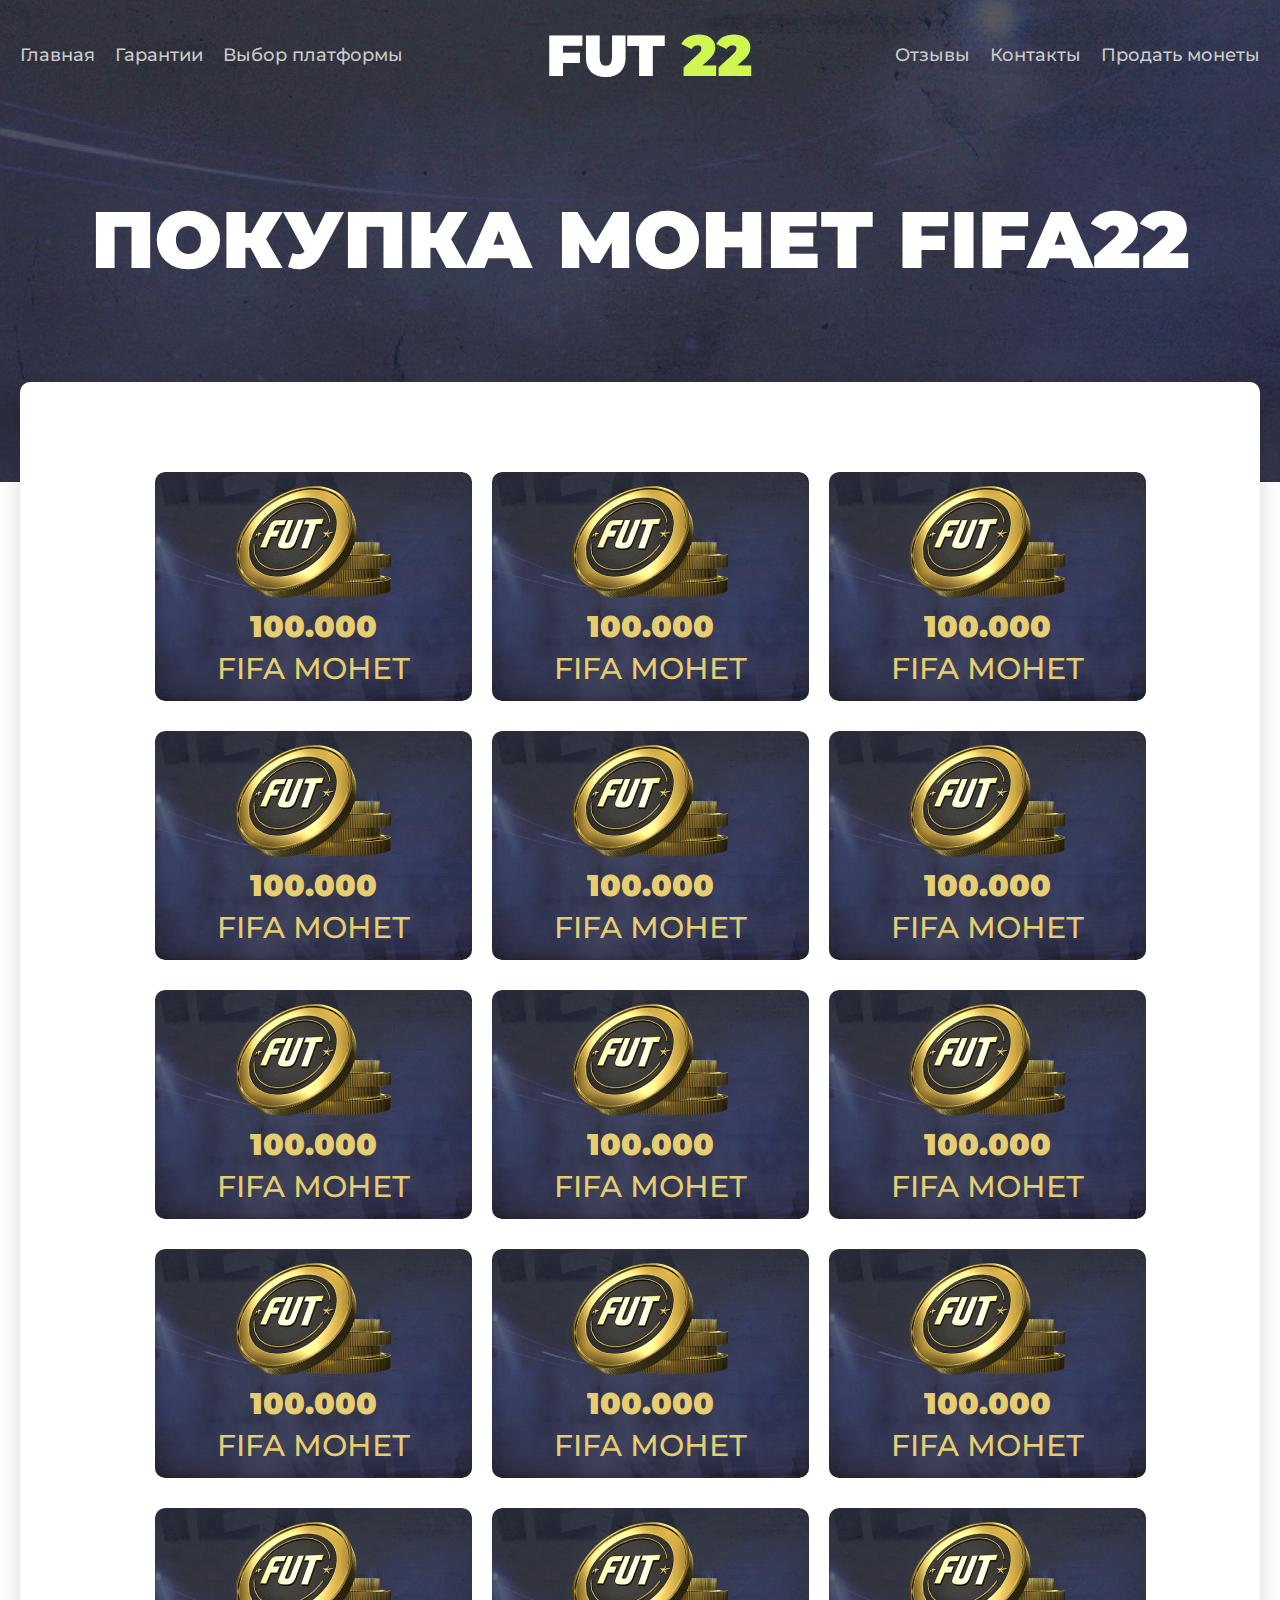
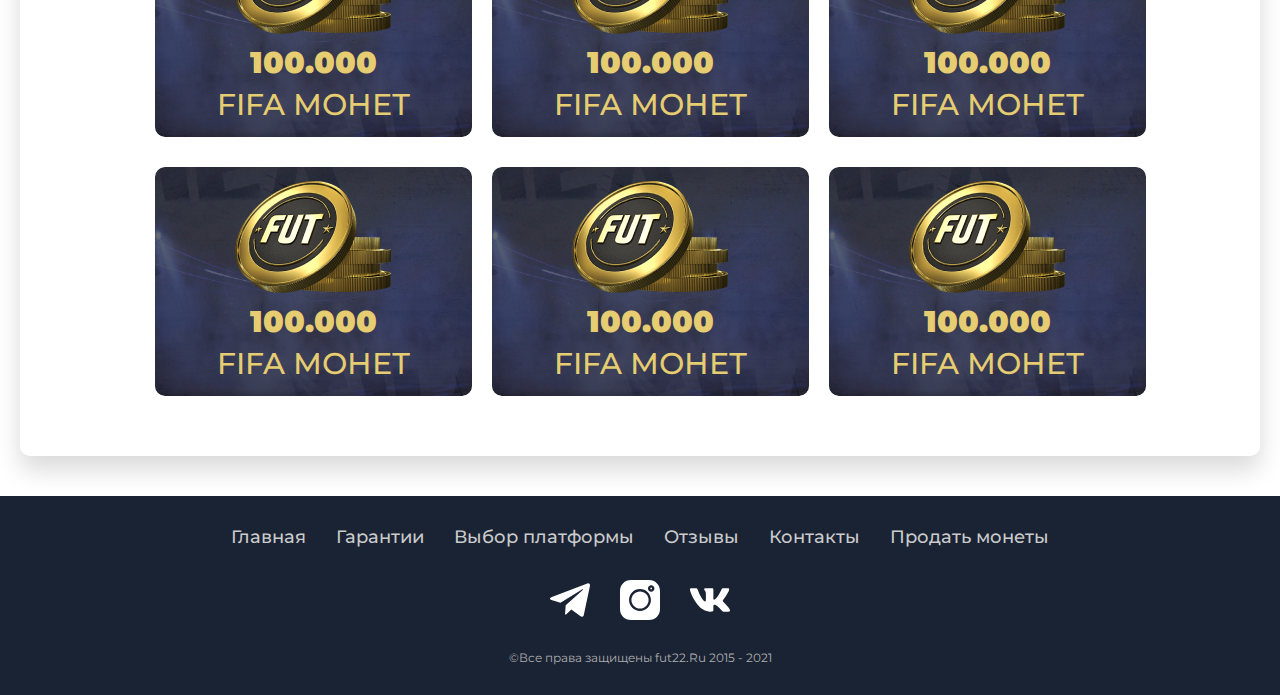
<file: coin-buy.html>
<!DOCTYPE html>
<html lang="RU">
<head>
    <meta charset="UTF-8">
    <meta http-equiv="X-UA-Compatible" content="IE=edge">
    <meta name="viewport" content="width=device-width, initial-scale=1.0">
    <title>FUT22</title>
    
    <link rel="stylesheet" href="css/normalize.css">
    <link rel="stylesheet" href="css/style.css">
</head>
<body>
    <header class="header-pages">
        <div class="menu__adaptive menu__adaptive--close">
            <div class="adaptive__inner">
                <div class="menu__adaptive-logo">
                    Меню
                </div>
                <button class="adaptive__btn">
                    <img src="fonts/back.svg" alt="back">
                </button>
            </div>
            <ul class="menu__adaptive-list">
                <li class="menu__adaptive-item">
                    <a href="#" class="menu__adaptive-link">Главная</a>
                </li>
                <li class="menu__adaptive-item">
                    <a href="#" class="menu__adaptive-link">Гарантии</a>
                </li>
                <li class="menu__adaptive-item">
                    <a href="#" class="menu__adaptive-link">Выбор платформы</a>
                </li>
                <li class="menu__adaptive-item">
                    <a href="#" class="menu__adaptive-link">Отзывы</a>
                </li>
                <li class="menu__adaptive-item">
                    <a href="#" class="menu__adaptive-link">Контакты</a>
                </li>
                <li class="menu__adaptive-item">
                    <a href="#" class="menu__adaptive-link">Продать монеты</a>
                </li>
            </ul>
        </div>
        <div class="container">
            <div class="header__inner">
                <div class="header__inner-menu">
                    <ul class="menu__list">
                        <li class="menu__list-item">
                            <a class="menu__list-link" href="#">Главная</a>
                        </li>
                        <li class="menu__list-item">
                            <a class="menu__list-link" href="#">Гарантии</a>
                        </li>
                        <li class="menu__list-item">
                            <a class="menu__list-link" href="#">Выбор платформы</a>
                        </li>
                    </ul>
                    <div class="logo">
                        <a class="logo__link" href="#">
                            FUT <span>22</span>
                        </a>
                    </div>
                    <ul class="menu__list">
                        <li class="menu__list-item">
                            <a class="menu__list-link" href="#">Отзывы</a>
                        </li>
                        <li class="menu__list-item">
                            <a class="menu__list-link" href="#">Контакты</a>
                        </li>
                        <li class="menu__list-item">
                            <a class="menu__list-link" href="#">Продать монеты</a>
                        </li>
                    </ul>
                    <nav class="menu">
                        <button class="menu__btn"><img src="fonts/menu__btn.svg" alt="menu"></button>
                    </nav>
                </div>
            </div>
        </div>
        <div class="header__title">
            Покупка монет FIFA22
        </div>
    </header>



    <section class="main">
        <div class="container">
            <div class="main__inner">
                <div class="main__inner-block">
                    <a href="#" class="item__link">
                        <div class="main__block-item">
                            <img class="block__item-icon" src="images/coin.png" alt="alt">
                            <div class="block__item-title">
                                100.000
                            </div>
                            <div class="block__item-text">
                                FIFA МОНЕТ
                            </div>
                        </div>
                    </a>
                    <a href="#" class="item__link">
                        <div class="main__block-item">
                            <img class="block__item-icon" src="images/coin.png" alt="alt">
                            <div class="block__item-title">
                                100.000
                            </div>
                            <div class="block__item-text">
                                FIFA МОНЕТ
                            </div>
                        </div>
                    </a>
                    <a href="#" class="item__link">
                        <div class="main__block-item">
                            <img class="block__item-icon" src="images/coin.png" alt="alt">
                            <div class="block__item-title">
                                100.000
                            </div>
                            <div class="block__item-text">
                                FIFA МОНЕТ
                            </div>
                        </div>
                    </a>
                    <a href="#" class="item__link">
                        <div class="main__block-item">
                            <img class="block__item-icon" src="images/coin.png" alt="alt">
                            <div class="block__item-title">
                                100.000
                            </div>
                            <div class="block__item-text">
                                FIFA МОНЕТ
                            </div>
                        </div>
                    </a>
                    <a href="#" class="item__link">
                        <div class="main__block-item">
                            <img class="block__item-icon" src="images/coin.png" alt="alt">
                            <div class="block__item-title">
                                100.000
                            </div>
                            <div class="block__item-text">
                                FIFA МОНЕТ
                            </div>
                        </div>
                    </a>
                    <a href="#" class="item__link">
                        <div class="main__block-item">
                            <img class="block__item-icon" src="images/coin.png" alt="alt">
                            <div class="block__item-title">
                                100.000
                            </div>
                            <div class="block__item-text">
                                FIFA МОНЕТ
                            </div>
                        </div>
                    </a>
                    <a href="#" class="item__link">
                        <div class="main__block-item">
                            <img class="block__item-icon" src="images/coin.png" alt="alt">
                            <div class="block__item-title">
                                100.000
                            </div>
                            <div class="block__item-text">
                                FIFA МОНЕТ
                            </div>
                        </div>
                    </a>
                    <a href="#" class="item__link">
                        <div class="main__block-item">
                            <img class="block__item-icon" src="images/coin.png" alt="alt">
                            <div class="block__item-title">
                                100.000
                            </div>
                            <div class="block__item-text">
                                FIFA МОНЕТ
                            </div>
                        </div>
                    </a>
                    <a href="#" class="item__link">
                        <div class="main__block-item">
                            <img class="block__item-icon" src="images/coin.png" alt="alt">
                            <div class="block__item-title">
                                100.000
                            </div>
                            <div class="block__item-text">
                                FIFA МОНЕТ
                            </div>
                        </div>
                    </a>
                    <a href="#" class="item__link">
                        <div class="main__block-item">
                            <img class="block__item-icon" src="images/coin.png" alt="alt">
                            <div class="block__item-title">
                                100.000
                            </div>
                            <div class="block__item-text">
                                FIFA МОНЕТ
                            </div>
                        </div>
                    </a>
                    <a href="#" class="item__link">
                        <div class="main__block-item">
                            <img class="block__item-icon" src="images/coin.png" alt="alt">
                            <div class="block__item-title">
                                100.000
                            </div>
                            <div class="block__item-text">
                                FIFA МОНЕТ
                            </div>
                        </div>
                    </a>
                    <a href="#" class="item__link">
                        <div class="main__block-item">
                            <img class="block__item-icon" src="images/coin.png" alt="alt">
                            <div class="block__item-title">
                                100.000
                            </div>
                            <div class="block__item-text">
                                FIFA МОНЕТ
                            </div>
                        </div>
                    </a>
                    <a href="#" class="item__link">
                        <div class="main__block-item">
                            <img class="block__item-icon" src="images/coin.png" alt="alt">
                            <div class="block__item-title">
                                100.000
                            </div>
                            <div class="block__item-text">
                                FIFA МОНЕТ
                            </div>
                        </div>
                    </a>
                    <a href="#" class="item__link">
                        <div class="main__block-item">
                            <img class="block__item-icon" src="images/coin.png" alt="alt">
                            <div class="block__item-title">
                                100.000
                            </div>
                            <div class="block__item-text">
                                FIFA МОНЕТ
                            </div>
                        </div>
                    </a>
                    <a href="#" class="item__link">
                        <div class="main__block-item">
                            <img class="block__item-icon" src="images/coin.png" alt="alt">
                            <div class="block__item-title">
                                100.000
                            </div>
                            <div class="block__item-text">
                                FIFA МОНЕТ
                            </div>
                        </div>
                    </a>
                    <a href="#" class="item__link">
                        <div class="main__block-item">
                            <img class="block__item-icon" src="images/coin.png" alt="alt">
                            <div class="block__item-title">
                                100.000
                            </div>
                            <div class="block__item-text">
                                FIFA МОНЕТ
                            </div>
                        </div>
                    </a>
                    <a href="#" class="item__link">
                        <div class="main__block-item">
                            <img class="block__item-icon" src="images/coin.png" alt="alt">
                            <div class="block__item-title">
                                100.000
                            </div>
                            <div class="block__item-text">
                                FIFA МОНЕТ
                            </div>
                        </div>
                    </a>
                    <a href="#" class="item__link">
                        <div class="main__block-item">
                            <img class="block__item-icon" src="images/coin.png" alt="alt">
                            <div class="block__item-title">
                                100.000
                            </div>
                            <div class="block__item-text">
                                FIFA МОНЕТ
                            </div>
                        </div>
                    </a>
                </div>
            </div>
        </div>
    </section>



    <footer class="footer">
        <div class="container">
            <div class="footer__inner">
                <div class="footer__inner-menu">
                    <ul class="footer__menu-list">
                        <li class="footer__menu-item">
                            <a href="#" class="footer__menu-link">Главная</a>
                        </li>
                        <li class="footer__menu-item">
                            <a href="#" class="footer__menu-link">Гарантии</a>
                        </li>
                        <li class="footer__menu-item">
                            <a href="#" class="footer__menu-link">Выбор платформы</a>
                        </li>
                        <li class="footer__menu-item">
                            <a href="#" class="footer__menu-link">Отзывы</a>
                        </li>
                        <li class="footer__menu-item">
                            <a href="#" class="footer__menu-link">Контакты</a>
                        </li>
                        <li class="footer__menu-item">
                            <a href="#" class="footer__menu-link">Продать монеты</a>
                        </li>
                    </ul>
                </div>
                <div class="footer__inner-social">
                    <div class="social__inner">
                        <div class="content__social-telegram">
                            <a href="#" class="telegram__link"><img src="fonts/telegram.svg" alt="telegram"></a>
                        </div>
                        <div class="content__social-instagram">
                            <a href="#" class="instagram__link"><img src="fonts/instagram.svg" alt="instagram"></a>
                        </div>
                        <div class="content__social-vk">
                            <a href="#" class="telegram__link"><img src="fonts/vk.svg" alt="vk"></a>
                        </div>
                    </div>
                </div>
                <div class="footer__inner-author">
                    ©Все права защищены fut22.Ru 2015 - 2021
                </div>
            </div>
        </div>
    </footer>


    <script src="https://code.jquery.com/jquery-3.4.1.slim.min.js"></script>
    <script src="scripts/scripts.js"></script>
</body>
</html>
</file>
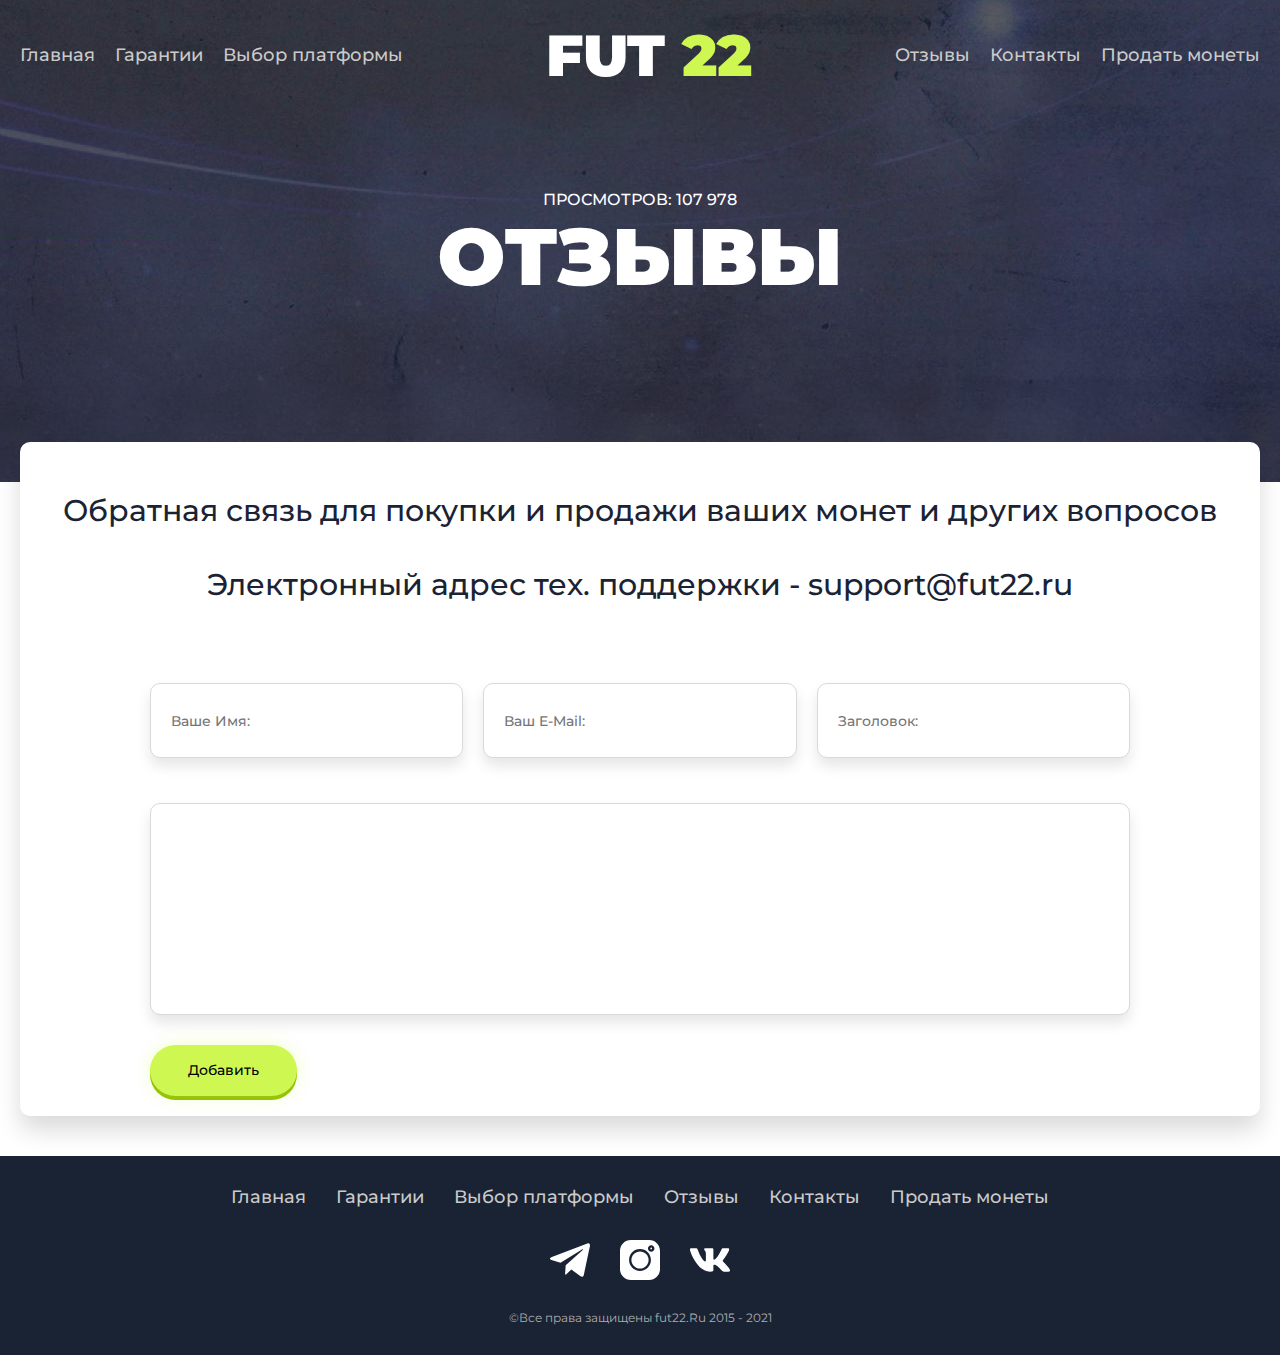
<file: feedback-form.html>
<!DOCTYPE html>
<html lang="RU">
<head>
    <meta charset="UTF-8">
    <meta http-equiv="X-UA-Compatible" content="IE=edge">
    <meta name="viewport" content="width=device-width, initial-scale=1.0">
    <title>FUT22</title>
    
    <link rel="stylesheet" href="css/normalize.css">
    <link rel="stylesheet" href="css/style.css">
</head>
<body>
    <header class="header-pages">
        <div class="menu__adaptive menu__adaptive--close">
            <div class="adaptive__inner">
                <div class="menu__adaptive-logo">
                    Меню
                </div>
                <button class="adaptive__btn">
                    <img src="/fonts/back.svg" alt="back">
                </button>
            </div>
            <ul class="menu__adaptive-list">
                <li class="menu__adaptive-item">
                    <a href="#" class="menu__adaptive-link">Главная</a>
                </li>
                <li class="menu__adaptive-item">
                    <a href="#" class="menu__adaptive-link">Гарантии</a>
                </li>
                <li class="menu__adaptive-item">
                    <a href="#" class="menu__adaptive-link">Выбор платформы</a>
                </li>
                <li class="menu__adaptive-item">
                    <a href="#" class="menu__adaptive-link">Отзывы</a>
                </li>
                <li class="menu__adaptive-item">
                    <a href="#" class="menu__adaptive-link">Контакты</a>
                </li>
                <li class="menu__adaptive-item">
                    <a href="#" class="menu__adaptive-link">Продать монеты</a>
                </li>
            </ul>
        </div>
        <div class="container">
            <div class="header__inner">
                <div class="header__inner-menu">
                    <ul class="menu__list">
                        <li class="menu__list-item">
                            <a class="menu__list-link" href="#">Главная</a>
                        </li>
                        <li class="menu__list-item">
                            <a class="menu__list-link" href="#">Гарантии</a>
                        </li>
                        <li class="menu__list-item">
                            <a class="menu__list-link" href="#">Выбор платформы</a>
                        </li>
                    </ul>
                    <div class="logo">
                        <a class="logo__link" href="#">
                            FUT <span>22</span>
                        </a>
                    </div>
                    <ul class="menu__list">
                        <li class="menu__list-item">
                            <a class="menu__list-link" href="#">Отзывы</a>
                        </li>
                        <li class="menu__list-item">
                            <a class="menu__list-link" href="#">Контакты</a>
                        </li>
                        <li class="menu__list-item">
                            <a class="menu__list-link" href="#">Продать монеты</a>
                        </li>
                    </ul>
                    <nav class="menu">
                        <button class="menu__btn"><img src="/fonts/menu__btn.svg" alt="menu"></button>
                    </nav>
                </div>
            </div>
        </div>
        <div class="header__title">
            <div class="header__subtitle">
                Просмотров: 107 978
            </div>
            Отзывы
        </div>
    </header>



    <section class="main">
        <div class="container">
            <div class="main__feedback-form">
                <div class="block__feedback-form">
                    <div class="main__inner-title">
                        Обратная связь для покупки и продажи ваших монет и других вопросов
                        <br>
                        <br>
                        Электронный адрес тех. поддержки - support@fut22.ru
                    </div>
                    <form class="feedback__form" action="">
                        <div class="input__feedback-form">
                            <input type="text" class="feedback-form__input-item" placeholder="Ваше Имя:">
                            <input type="email" class="feedback-form__input-item" placeholder="Ваш E-Mail:">
                            <input type="text" class="feedback-form__input-item" placeholder="Заголовок:">
                        </div>
                        <div class="feedback__textarea">
                            <textarea name="" id="" class="feedback__textarea-item" ></textarea>
                        </div>
                        <div class="feedback__button">
                            <button type="submit" class="feedback-form__btn">Добавить</button>
                        </div>
                    </form>
                </div>
            </div>
        </div>
    </section>



    <footer class="footer">
        <div class="container">
            <div class="footer__inner">
                <div class="footer__inner-menu">
                    <ul class="footer__menu-list">
                        <li class="footer__menu-item">
                            <a href="#" class="footer__menu-link">Главная</a>
                        </li>
                        <li class="footer__menu-item">
                            <a href="#" class="footer__menu-link">Гарантии</a>
                        </li>
                        <li class="footer__menu-item">
                            <a href="#" class="footer__menu-link">Выбор платформы</a>
                        </li>
                        <li class="footer__menu-item">
                            <a href="#" class="footer__menu-link">Отзывы</a>
                        </li>
                        <li class="footer__menu-item">
                            <a href="#" class="footer__menu-link">Контакты</a>
                        </li>
                        <li class="footer__menu-item">
                            <a href="#" class="footer__menu-link">Продать монеты</a>
                        </li>
                    </ul>
                </div>
                <div class="footer__inner-social">
                    <div class="social__inner">
                        <div class="content__social-telegram">
                            <a href="#" class="telegram__link"><img src="/fonts/telegram.svg" alt="telegram"></a>
                        </div>
                        <div class="content__social-instagram">
                            <a href="#" class="instagram__link"><img src="fonts/instagram.svg" alt="instagram"></a>
                        </div>
                        <div class="content__social-vk">
                            <a href="#" class="telegram__link"><img src="fonts/vk.svg" alt="vk"></a>
                        </div>
                    </div>
                </div>
                <div class="footer__inner-author">
                    ©Все права защищены fut22.Ru 2015 - 2021
                </div>
            </div>
        </div>
    </footer>


    <script src="https://code.jquery.com/jquery-3.4.1.slim.min.js"></script>
    <script src="scripts/scripts.js"></script>
</body>
</html>
</file>
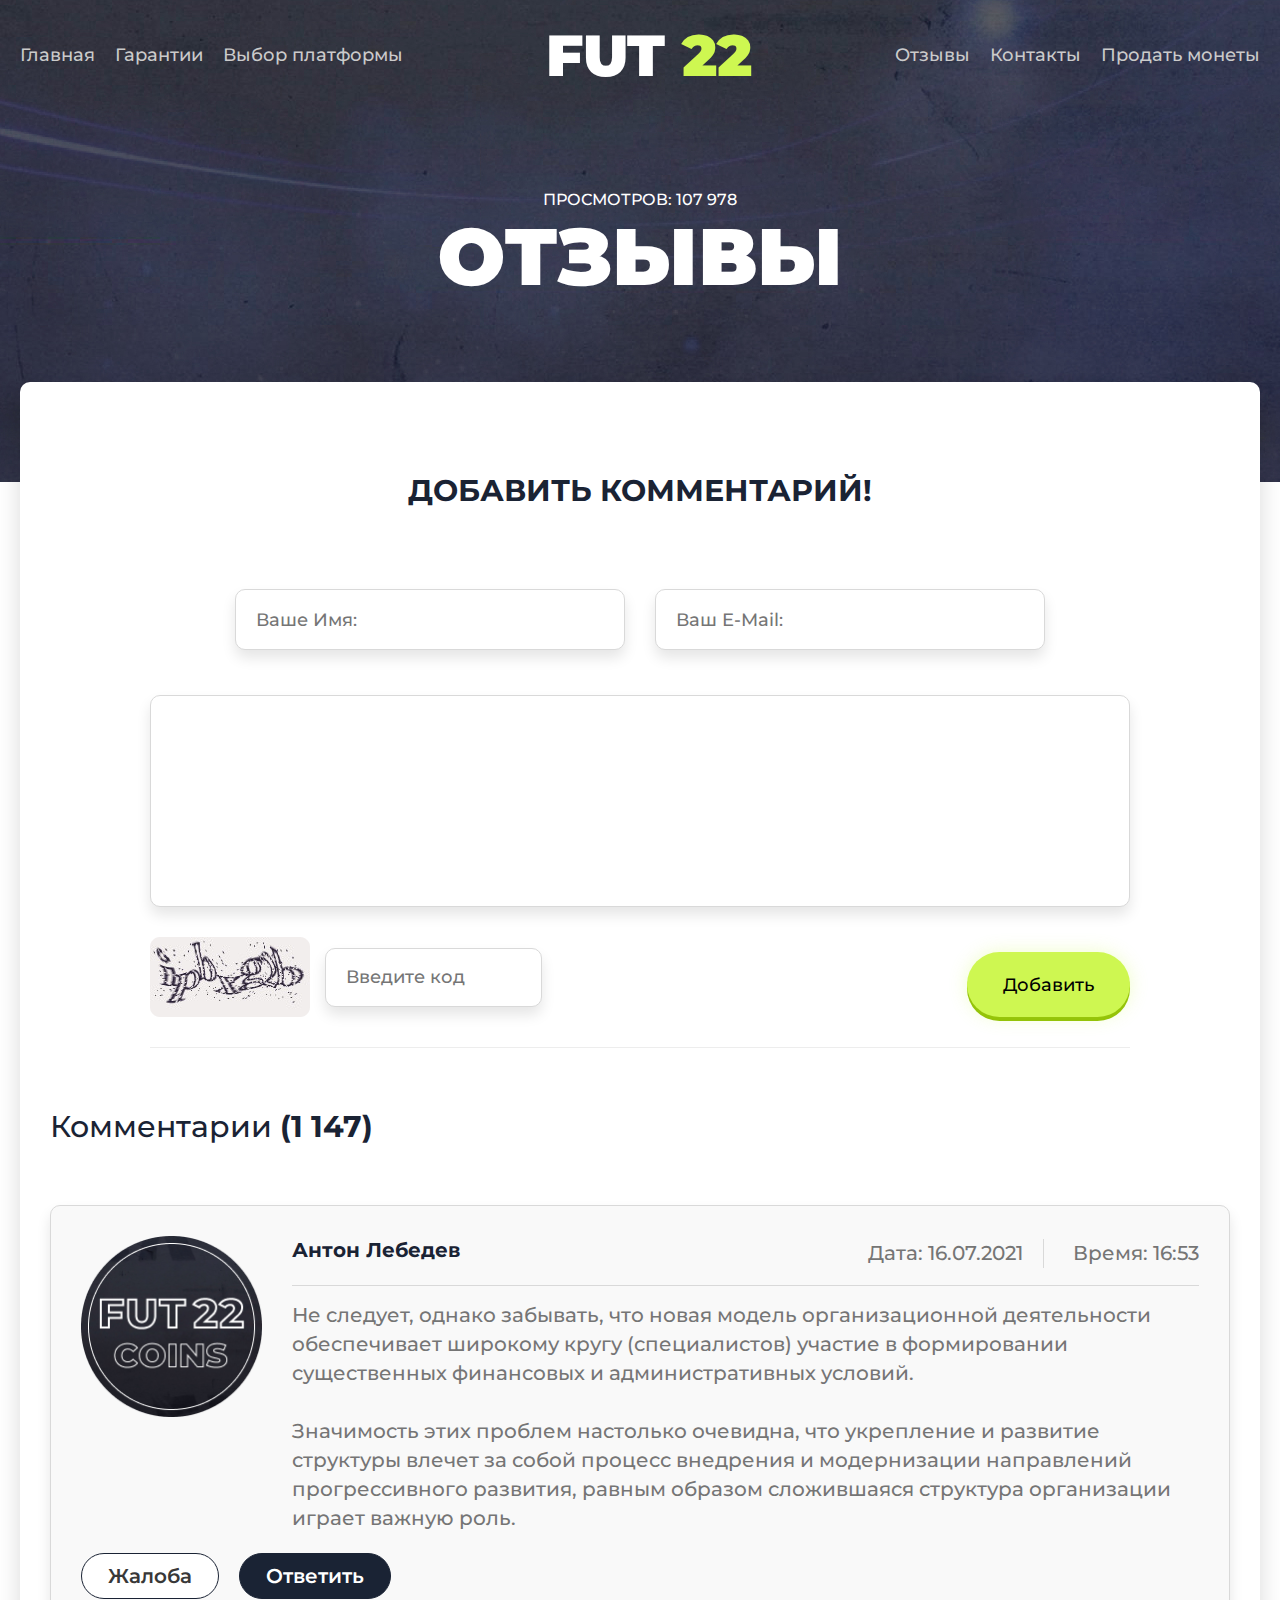
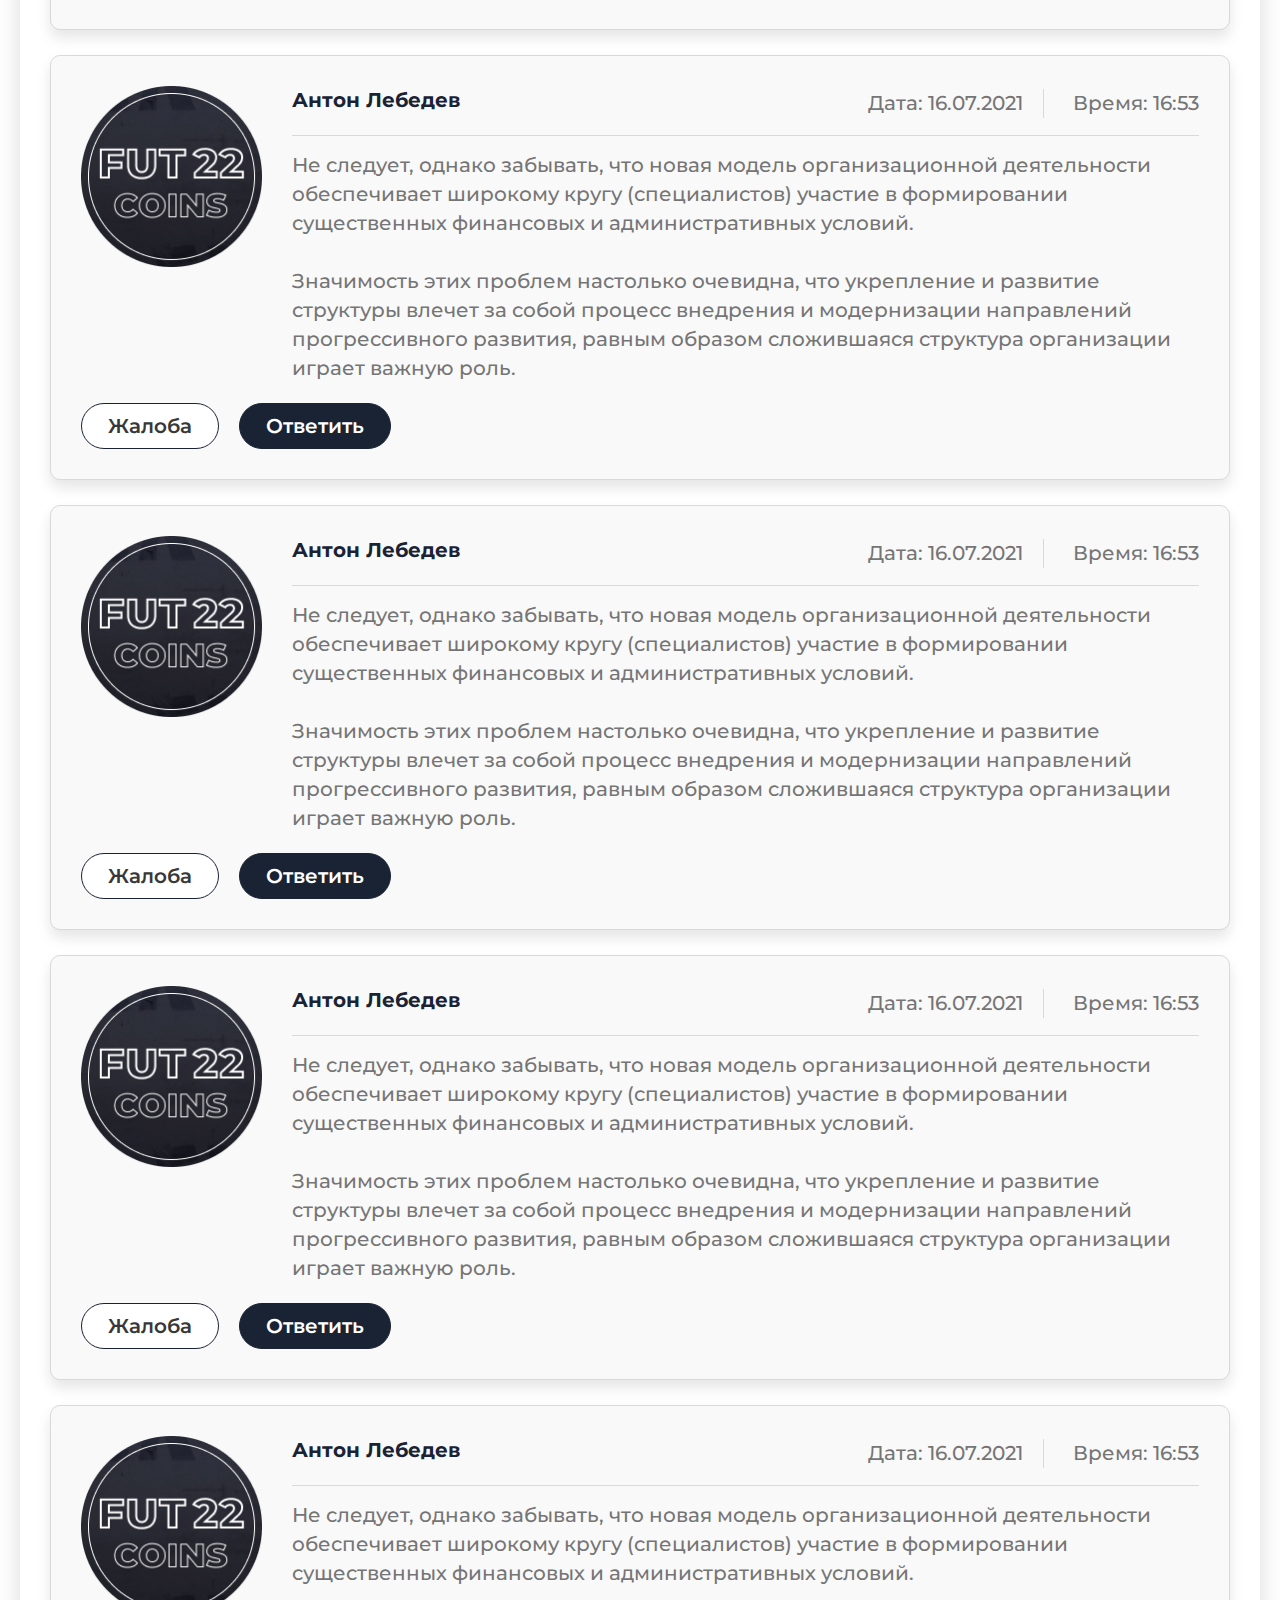
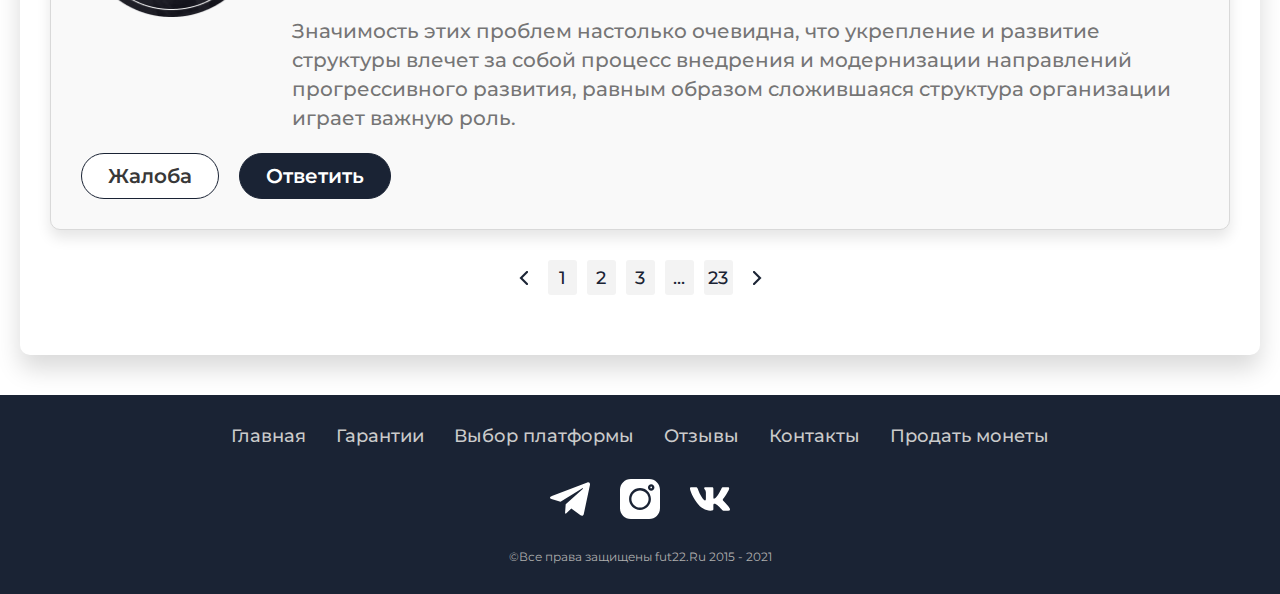
<file: feedback.html>
<!DOCTYPE html>
<html lang="RU">
<head>
    <meta charset="UTF-8">
    <meta http-equiv="X-UA-Compatible" content="IE=edge">
    <meta name="viewport" content="width=device-width, initial-scale=1.0">
    <title>FUT22</title>
    
    <link rel="stylesheet" href="css/normalize.css">
    <link rel="stylesheet" href="css/style.css">
</head>
<body>
    <header class="header-pages">
        <div class="menu__adaptive menu__adaptive--close">
            <div class="adaptive__inner">
                <div class="menu__adaptive-logo">
                    Меню
                </div>
                <button class="adaptive__btn">
                    <img src="/fonts/back.svg" alt="back">
                </button>
            </div>
            <ul class="menu__adaptive-list">
                <li class="menu__adaptive-item">
                    <a href="#" class="menu__adaptive-link">Главная</a>
                </li>
                <li class="menu__adaptive-item">
                    <a href="#" class="menu__adaptive-link">Гарантии</a>
                </li>
                <li class="menu__adaptive-item">
                    <a href="#" class="menu__adaptive-link">Выбор платформы</a>
                </li>
                <li class="menu__adaptive-item">
                    <a href="#" class="menu__adaptive-link">Отзывы</a>
                </li>
                <li class="menu__adaptive-item">
                    <a href="#" class="menu__adaptive-link">Контакты</a>
                </li>
                <li class="menu__adaptive-item">
                    <a href="#" class="menu__adaptive-link">Продать монеты</a>
                </li>
            </ul>
        </div>
        <div class="container">
            <div class="header__inner">
                <div class="header__inner-menu">
                    <ul class="menu__list">
                        <li class="menu__list-item">
                            <a class="menu__list-link" href="#">Главная</a>
                        </li>
                        <li class="menu__list-item">
                            <a class="menu__list-link" href="#">Гарантии</a>
                        </li>
                        <li class="menu__list-item">
                            <a class="menu__list-link" href="#">Выбор платформы</a>
                        </li>
                    </ul>
                    <div class="logo">
                        <a class="logo__link" href="#">
                            FUT <span>22</span>
                        </a>
                    </div>
                    <ul class="menu__list">
                        <li class="menu__list-item">
                            <a class="menu__list-link" href="#">Отзывы</a>
                        </li>
                        <li class="menu__list-item">
                            <a class="menu__list-link" href="#">Контакты</a>
                        </li>
                        <li class="menu__list-item">
                            <a class="menu__list-link" href="#">Продать монеты</a>
                        </li>
                    </ul>
                    <nav class="menu">
                        <button class="menu__btn"><img src="/fonts/menu__btn.svg" alt="menu"></button>
                    </nav>
                </div>
            </div>
        </div>
        <div class="header__title">
            <div class="header__subtitle">
                Просмотров: 107 978
            </div>
            Отзывы
        </div>
    </header>



    <section class="main">
        <div class="container">
            <div class="main__inner">
                <div class="main__inner-block feedback__block">
                    <div class="main__inner-title title">
                        Добавить комментарий!
                    </div>
                    <form class="feedback__form" action="">
                        <div class="feedback__input">
                            <input type="text" class="feedback__input-item" placeholder="Ваше Имя:">
                            <input type="email" class="feedback__input-item" placeholder="Ваш E-Mail:">
                        </div>
                        <div class="feedback__textarea">
                            <textarea name="" id="" class="feedback__textarea-item"></textarea>
                        </div>
                        <div class="feedback__test">
                            <div class="feedback__test-item">
                                <img src="/images/code.png" alt="code">
                                <input type="text" class="feedback__test-input" placeholder="Введите код">
                            </div>
                            <button type="submit" class="feedback__btn">Добавить</button>
                        </div>
                    </form>
                    <div class="feedback__comments-title">
                        Комментарии <span>(1 147)</span>
                    </div>
                    <div class="feedback__comments-block">
                        <div class="feedback__block-header">
                            <div class="feedback__header-photo">
                                <img src="/images/feedback__photo.png" alt="photo">
                            </div>
                            <div class="feedback__header-info">
                                <div class="feedback__header-top">
                                    <div class="feedback__header-name">
                                        Антон Лебедев
                                    </div>
                                    <div class="feedback__header-date">
                                        <div class="feedback__date-day">
                                            Дата: 16.07.2021
                                        </div>
                                        <div class="feedback__date-time">
                                            Время: 16:53
                                        </div>
                                    </div>
                                </div>
                                <div class="feedback__text">
                                    Не следует, однако забывать, что новая модель организационной деятельности обеспечивает широкому кругу (специалистов) участие в формировании существенных финансовых и административных условий. 
                                    <br>
                                    <br>
                                    Значимость этих проблем настолько очевидна, что укрепление и развитие структуры влечет за собой процесс внедрения и модернизации направлений прогрессивного развития, равным образом сложившаяся структура организации играет важную роль.
                                </div>
                            </div>
                            
                        </div>
                        <div class="feedback__main-text">
                            Не следует, однако забывать, что новая модель организационной деятельности обеспечивает широкому кругу (специалистов) участие в формировании существенных финансовых и административных условий. 
                            <br>
                            <br>
                            Значимость этих проблем настолько очевидна, что укрепление и развитие структуры влечет за собой процесс внедрения и модернизации направлений прогрессивного развития, равным образом сложившаяся структура организации играет важную роль.
                        </div>
                        <div class="feedback__button">
                            <button class="feedback__report-btn">Жалоба</button>
                            <button class="feedback__answer-btn">Ответить</button>
                        </div>
                    </div>
                    <div class="feedback__comments-block">
                        <div class="feedback__block-header">
                            <div class="feedback__header-photo">
                                <img src="/images/feedback__photo.png" alt="photo">
                            </div>
                            <div class="feedback__header-info">
                                <div class="feedback__header-top">
                                    <div class="feedback__header-name">
                                        Антон Лебедев
                                    </div>
                                    <div class="feedback__header-date">
                                        <div class="feedback__date-day">
                                            Дата: 16.07.2021
                                        </div>
                                        <div class="feedback__date-time">
                                            Время: 16:53
                                        </div>
                                    </div>
                                </div>
                                <div class="feedback__text">
                                    Не следует, однако забывать, что новая модель организационной деятельности обеспечивает широкому кругу (специалистов) участие в формировании существенных финансовых и административных условий. 
                                    <br>
                                    <br>
                                    Значимость этих проблем настолько очевидна, что укрепление и развитие структуры влечет за собой процесс внедрения и модернизации направлений прогрессивного развития, равным образом сложившаяся структура организации играет важную роль.
                                </div>
                            </div>
                            
                        </div>
                        <div class="feedback__main-text">
                            Не следует, однако забывать, что новая модель организационной деятельности обеспечивает широкому кругу (специалистов) участие в формировании существенных финансовых и административных условий. 
                            <br>
                            <br>
                            Значимость этих проблем настолько очевидна, что укрепление и развитие структуры влечет за собой процесс внедрения и модернизации направлений прогрессивного развития, равным образом сложившаяся структура организации играет важную роль.
                        </div>
                        <div class="feedback__button">
                            <button class="feedback__report-btn">Жалоба</button>
                            <button class="feedback__answer-btn">Ответить</button>
                        </div>
                    </div>
                    <div class="feedback__comments-block">
                        <div class="feedback__block-header">
                            <div class="feedback__header-photo">
                                <img src="/images/feedback__photo.png" alt="photo">
                            </div>
                            <div class="feedback__header-info">
                                <div class="feedback__header-top">
                                    <div class="feedback__header-name">
                                        Антон Лебедев
                                    </div>
                                    <div class="feedback__header-date">
                                        <div class="feedback__date-day">
                                            Дата: 16.07.2021
                                        </div>
                                        <div class="feedback__date-time">
                                            Время: 16:53
                                        </div>
                                    </div>
                                </div>
                                <div class="feedback__text">
                                    Не следует, однако забывать, что новая модель организационной деятельности обеспечивает широкому кругу (специалистов) участие в формировании существенных финансовых и административных условий. 
                                    <br>
                                    <br>
                                    Значимость этих проблем настолько очевидна, что укрепление и развитие структуры влечет за собой процесс внедрения и модернизации направлений прогрессивного развития, равным образом сложившаяся структура организации играет важную роль.
                                </div>
                            </div>
                            
                        </div>
                        <div class="feedback__main-text">
                            Не следует, однако забывать, что новая модель организационной деятельности обеспечивает широкому кругу (специалистов) участие в формировании существенных финансовых и административных условий. 
                            <br>
                            <br>
                            Значимость этих проблем настолько очевидна, что укрепление и развитие структуры влечет за собой процесс внедрения и модернизации направлений прогрессивного развития, равным образом сложившаяся структура организации играет важную роль.
                        </div>
                        <div class="feedback__button">
                            <button class="feedback__report-btn">Жалоба</button>
                            <button class="feedback__answer-btn">Ответить</button>
                        </div>
                    </div>
                    <div class="feedback__comments-block">
                        <div class="feedback__block-header">
                            <div class="feedback__header-photo">
                                <img src="/images/feedback__photo.png" alt="photo">
                            </div>
                            <div class="feedback__header-info">
                                <div class="feedback__header-top">
                                    <div class="feedback__header-name">
                                        Антон Лебедев
                                    </div>
                                    <div class="feedback__header-date">
                                        <div class="feedback__date-day">
                                            Дата: 16.07.2021
                                        </div>
                                        <div class="feedback__date-time">
                                            Время: 16:53
                                        </div>
                                    </div>
                                </div>
                                <div class="feedback__text">
                                    Не следует, однако забывать, что новая модель организационной деятельности обеспечивает широкому кругу (специалистов) участие в формировании существенных финансовых и административных условий. 
                                    <br>
                                    <br>
                                    Значимость этих проблем настолько очевидна, что укрепление и развитие структуры влечет за собой процесс внедрения и модернизации направлений прогрессивного развития, равным образом сложившаяся структура организации играет важную роль.
                                </div>
                            </div>
                            
                        </div>
                        <div class="feedback__main-text">
                            Не следует, однако забывать, что новая модель организационной деятельности обеспечивает широкому кругу (специалистов) участие в формировании существенных финансовых и административных условий. 
                            <br>
                            <br>
                            Значимость этих проблем настолько очевидна, что укрепление и развитие структуры влечет за собой процесс внедрения и модернизации направлений прогрессивного развития, равным образом сложившаяся структура организации играет важную роль.
                        </div>
                        <div class="feedback__button">
                            <button class="feedback__report-btn">Жалоба</button>
                            <button class="feedback__answer-btn">Ответить</button>
                        </div>
                    </div>
                    <div class="feedback__comments-block">
                        <div class="feedback__block-header">
                            <div class="feedback__header-photo">
                                <img src="/images/feedback__photo.png" alt="photo">
                            </div>
                            <div class="feedback__header-info">
                                <div class="feedback__header-top">
                                    <div class="feedback__header-name">
                                        Антон Лебедев
                                    </div>
                                    <div class="feedback__header-date">
                                        <div class="feedback__date-day">
                                            Дата: 16.07.2021
                                        </div>
                                        <div class="feedback__date-time">
                                            Время: 16:53
                                        </div>
                                    </div>
                                </div>
                                <div class="feedback__text">
                                    Не следует, однако забывать, что новая модель организационной деятельности обеспечивает широкому кругу (специалистов) участие в формировании существенных финансовых и административных условий. 
                                    <br>
                                    <br>
                                    Значимость этих проблем настолько очевидна, что укрепление и развитие структуры влечет за собой процесс внедрения и модернизации направлений прогрессивного развития, равным образом сложившаяся структура организации играет важную роль.
                                </div>
                            </div>
                            
                        </div>
                        <div class="feedback__main-text">
                            Не следует, однако забывать, что новая модель организационной деятельности обеспечивает широкому кругу (специалистов) участие в формировании существенных финансовых и административных условий. 
                            <br>
                            <br>
                            Значимость этих проблем настолько очевидна, что укрепление и развитие структуры влечет за собой процесс внедрения и модернизации направлений прогрессивного развития, равным образом сложившаяся структура организации играет важную роль.
                        </div>
                        <div class="feedback__button">
                            <button class="feedback__report-btn">Жалоба</button>
                            <button class="feedback__answer-btn">Ответить</button>
                        </div>
                    </div>
                    <div class="nav__pages-block">
                        <div class="nav__pages-arrow">
                            <img src="/images/arrow-left.png" alt="arrow">
                        </div>
                        <div class="nav__pages-item">
                            1
                        </div>
                        <div class="nav__pages-item">
                            2
                        </div>
                        <div class="nav__pages-item">
                            3
                        </div>
                        <div class="nav__pages-item">
                            ...
                        </div>
                        <div class="nav__pages-item">
                            23
                        </div>
                        <div class="nav__pages-arrow">
                            <img src="/images/arrow-right.png" alt="arrow">
                        </div>
                    </div>
                </div>
            </div>
        </div>
    </section>



    <footer class="footer">
        <div class="container">
            <div class="footer__inner">
                <div class="footer__inner-menu">
                    <ul class="footer__menu-list">
                        <li class="footer__menu-item">
                            <a href="#" class="footer__menu-link">Главная</a>
                        </li>
                        <li class="footer__menu-item">
                            <a href="#" class="footer__menu-link">Гарантии</a>
                        </li>
                        <li class="footer__menu-item">
                            <a href="#" class="footer__menu-link">Выбор платформы</a>
                        </li>
                        <li class="footer__menu-item">
                            <a href="#" class="footer__menu-link">Отзывы</a>
                        </li>
                        <li class="footer__menu-item">
                            <a href="#" class="footer__menu-link">Контакты</a>
                        </li>
                        <li class="footer__menu-item">
                            <a href="#" class="footer__menu-link">Продать монеты</a>
                        </li>
                    </ul>
                </div>
                <div class="footer__inner-social">
                    <div class="social__inner">
                        <div class="content__social-telegram">
                            <a href="#" class="telegram__link"><img src="/fonts/telegram.svg" alt="telegram"></a>
                        </div>
                        <div class="content__social-instagram">
                            <a href="#" class="instagram__link"><img src="fonts/instagram.svg" alt="instagram"></a>
                        </div>
                        <div class="content__social-vk">
                            <a href="#" class="telegram__link"><img src="fonts/vk.svg" alt="vk"></a>
                        </div>
                    </div>
                </div>
                <div class="footer__inner-author">
                    ©Все права защищены fut22.Ru 2015 - 2021
                </div>
            </div>
        </div>
    </footer>


    <script src="https://code.jquery.com/jquery-3.4.1.slim.min.js"></script>
    <script src="scripts/scripts.js"></script>
</body>
</html>
</file>
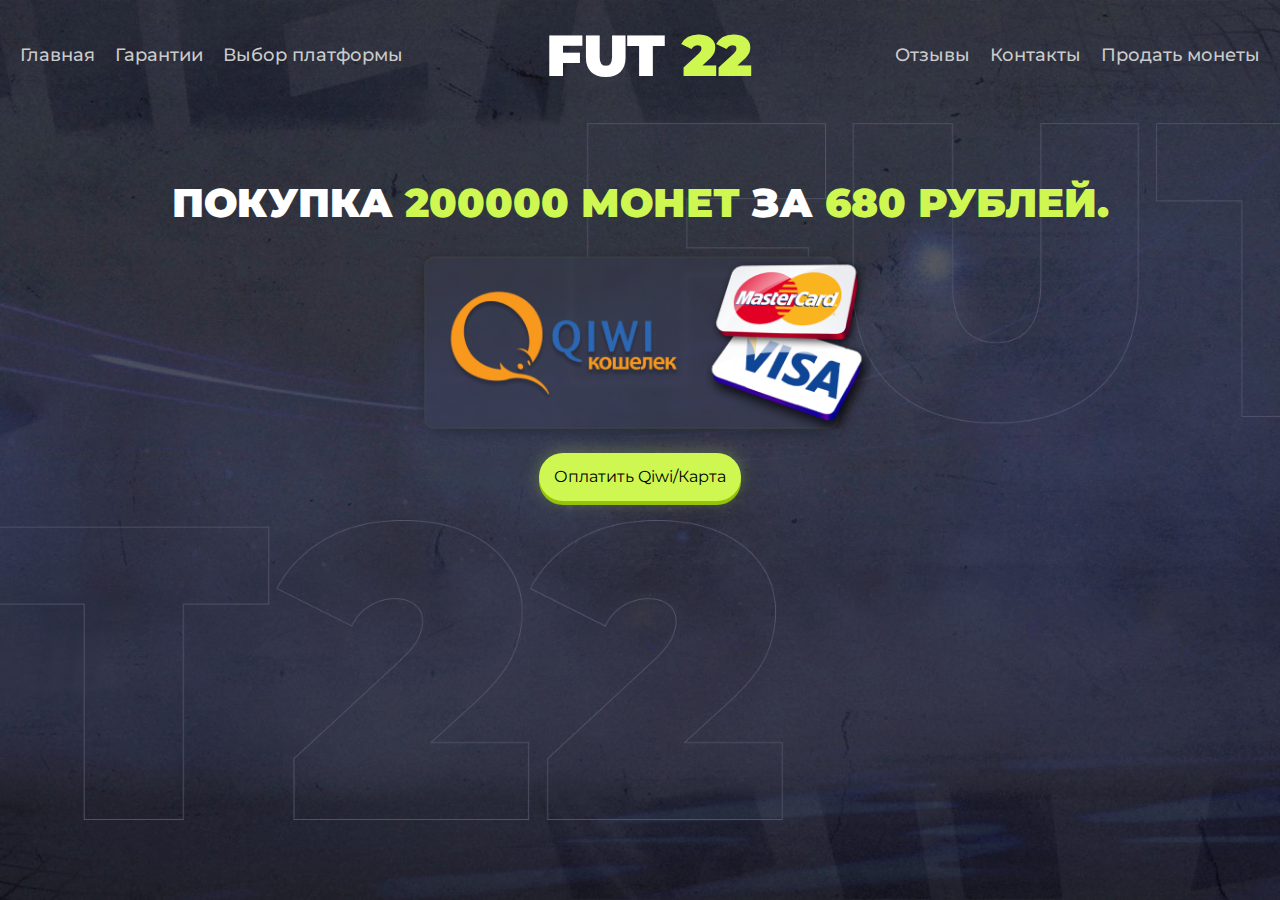
<file: page-buy.html>
<!DOCTYPE html>
<html lang="RU">
<head>
    <meta charset="UTF-8">
    <meta http-equiv="X-UA-Compatible" content="IE=edge">
    <meta name="viewport" content="width=device-width, initial-scale=1.0">
    <title>FUT22</title>
    
    <link rel="stylesheet" href="css/normalize.css">
    <link rel="stylesheet" href="css/style.css">
</head>
<body>
    <header class="header-bank__pages">
        <div class="menu__adaptive menu__adaptive--close">
            <div class="adaptive__inner">
                <div class="menu__adaptive-logo">
                    Меню
                </div>
                <button class="adaptive__btn">
                    <img src="fonts/back.svg" alt="back">
                </button>
            </div>
            <ul class="menu__adaptive-list">
                <li class="menu__adaptive-item">
                    <a href="#" class="menu__adaptive-link">Главная</a>
                </li>
                <li class="menu__adaptive-item">
                    <a href="#" class="menu__adaptive-link">Гарантии</a>
                </li>
                <li class="menu__adaptive-item">
                    <a href="#" class="menu__adaptive-link">Выбор платформы</a>
                </li>
                <li class="menu__adaptive-item">
                    <a href="#" class="menu__adaptive-link">Отзывы</a>
                </li>
                <li class="menu__adaptive-item">
                    <a href="#" class="menu__adaptive-link">Контакты</a>
                </li>
                <li class="menu__adaptive-item">
                    <a href="#" class="menu__adaptive-link">Продать монеты</a>
                </li>
            </ul>
        </div>
        <div class="container">
            <div class="header__inner">
                <div class="header__inner-menu">
                    <ul class="menu__list">
                        <li class="menu__list-item">
                            <a class="menu__list-link" href="#">Главная</a>
                        </li>
                        <li class="menu__list-item">
                            <a class="menu__list-link" href="#">Гарантии</a>
                        </li>
                        <li class="menu__list-item">
                            <a class="menu__list-link" href="#">Выбор платформы</a>
                        </li>
                    </ul>
                    <div class="logo">
                        <a class="logo__link" href="#">
                            FUT <span>22</span>
                        </a>
                    </div>
                    <ul class="menu__list">
                        <li class="menu__list-item">
                            <a class="menu__list-link" href="#">Отзывы</a>
                        </li>
                        <li class="menu__list-item">
                            <a class="menu__list-link" href="#">Контакты</a>
                        </li>
                        <li class="menu__list-item">
                            <a class="menu__list-link" href="#">Продать монеты</a>
                        </li>
                    </ul>
                    <nav class="menu">
                        <button class="menu__btn"><img src="/fonts/menu__btn.svg" alt="menu"></button>
                    </nav>
                </div>
            </div>
        </div>
        <div class="header__bank">
            <div class="header__bank-title">
                Покупка <span>200000 монет</span> за <span>680 рублей.</span>
            </div>
            <div class="header__bank-img">
                <img src="images/banks.png" alt="bank">
            </div>
            <div class="header__bank-button">
                <button class="header__bank-btn">
                    Оплатить Qiwi/Карта
                </button>
            </div>    
        </div>    
    </header>

    <script src="https://code.jquery.com/jquery-3.4.1.slim.min.js"></script>
    <script src="scripts/scripts.js"></script>
</body>
</html>
</file>
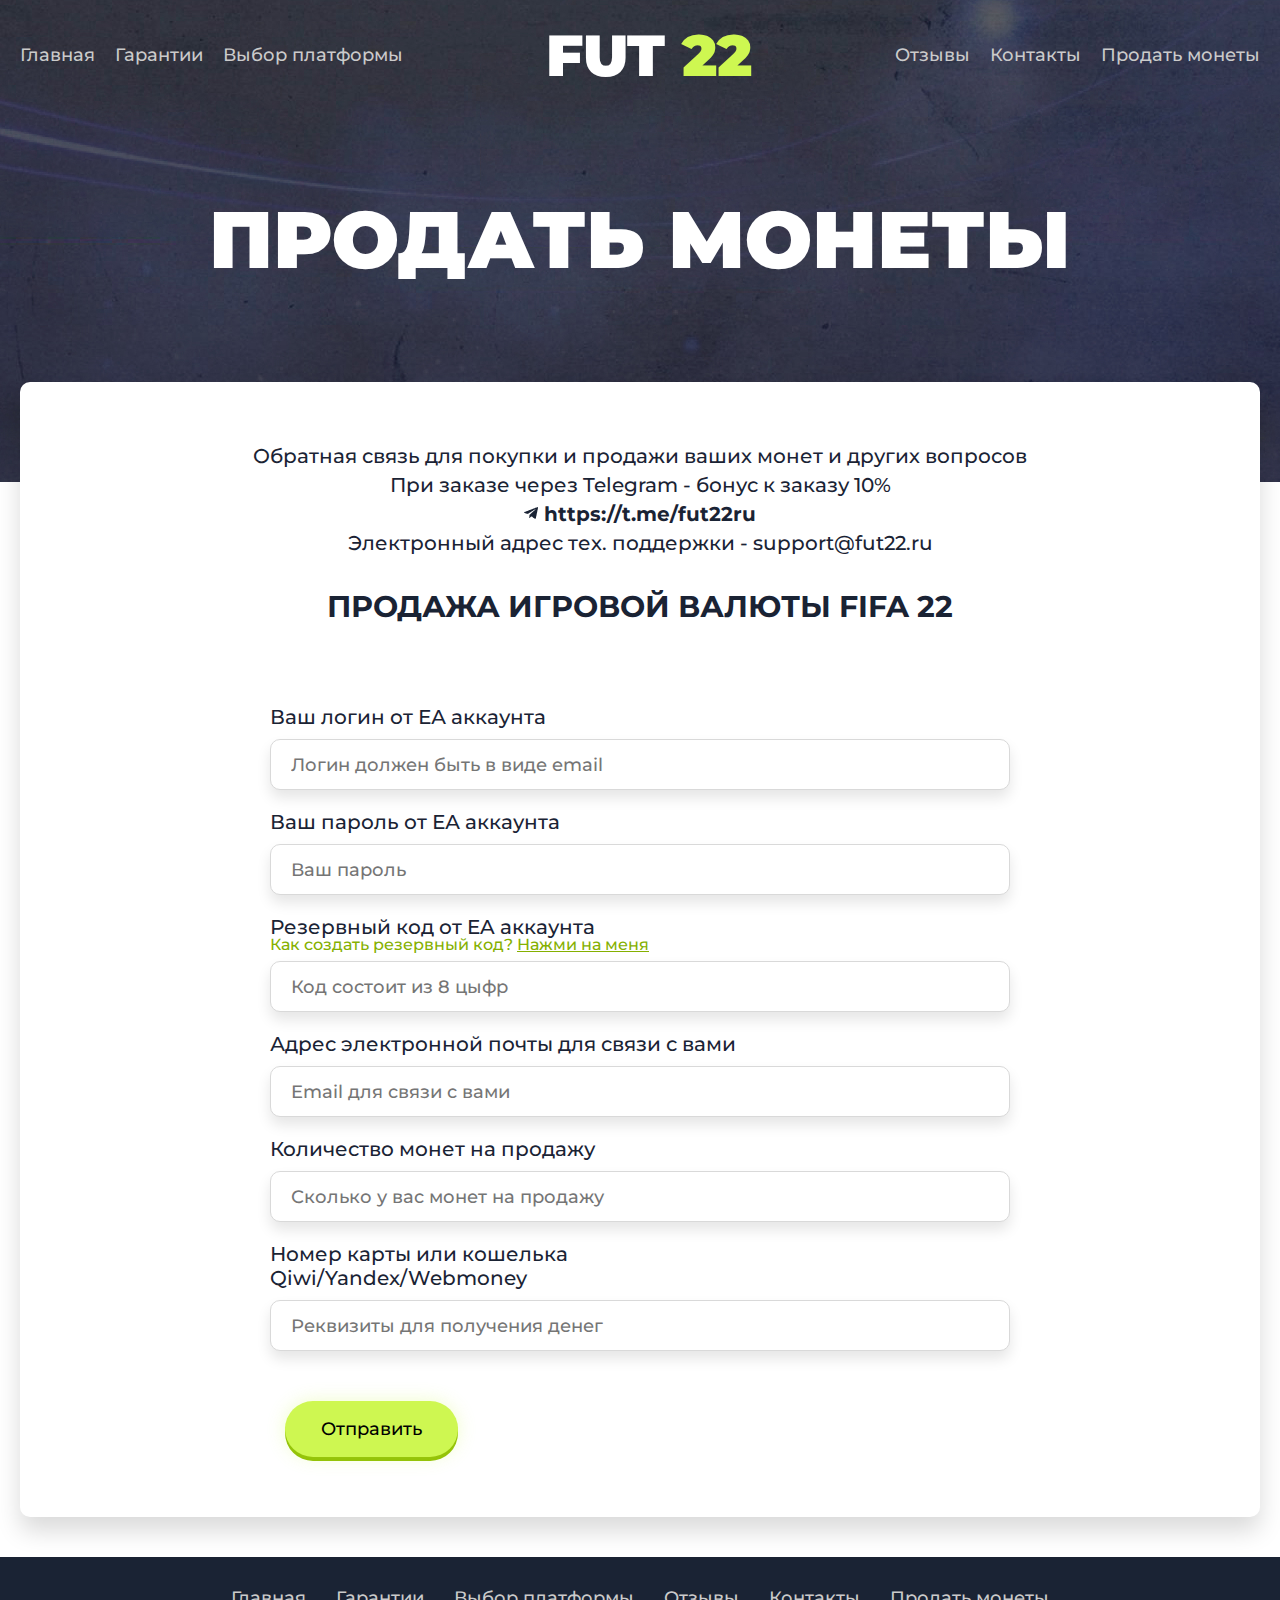
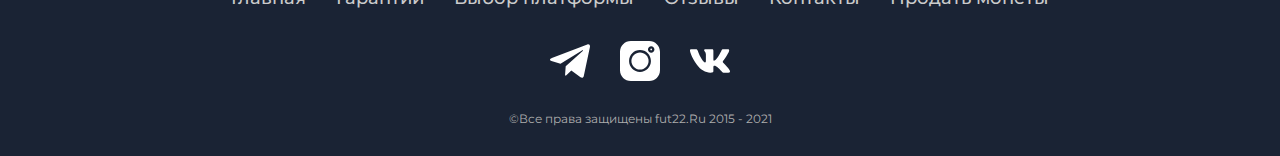
<file: sell-coin.html>
<!DOCTYPE html>
<html lang="RU">
<head>
    <meta charset="UTF-8">
    <meta http-equiv="X-UA-Compatible" content="IE=edge">
    <meta name="viewport" content="width=device-width, initial-scale=1.0">
    <title>FUT22</title>
    
    <link rel="stylesheet" href="css/normalize.css">
    <link rel="stylesheet" href="css/style.css">
</head>
<body>
    <header class="header-pages">
        <div class="menu__adaptive menu__adaptive--close">
            <div class="adaptive__inner">
                <div class="menu__adaptive-logo">
                    Меню
                </div>
                <button class="adaptive__btn">
                    <img src="/fonts/back.svg" alt="back">
                </button>
            </div>
            <ul class="menu__adaptive-list">
                <li class="menu__adaptive-item">
                    <a href="#" class="menu__adaptive-link">Главная</a>
                </li>
                <li class="menu__adaptive-item">
                    <a href="#" class="menu__adaptive-link">Гарантии</a>
                </li>
                <li class="menu__adaptive-item">
                    <a href="#" class="menu__adaptive-link">Выбор платформы</a>
                </li>
                <li class="menu__adaptive-item">
                    <a href="#" class="menu__adaptive-link">Отзывы</a>
                </li>
                <li class="menu__adaptive-item">
                    <a href="#" class="menu__adaptive-link">Контакты</a>
                </li>
                <li class="menu__adaptive-item">
                    <a href="#" class="menu__adaptive-link">Продать монеты</a>
                </li>
            </ul>
        </div>
        <div class="container">
            <div class="header__inner">
                <div class="header__inner-menu">
                    <ul class="menu__list">
                        <li class="menu__list-item">
                            <a class="menu__list-link" href="#">Главная</a>
                        </li>
                        <li class="menu__list-item">
                            <a class="menu__list-link" href="#">Гарантии</a>
                        </li>
                        <li class="menu__list-item">
                            <a class="menu__list-link" href="#">Выбор платформы</a>
                        </li>
                    </ul>
                    <div class="logo">
                        <a class="logo__link" href="#">
                            FUT <span>22</span>
                        </a>
                    </div>
                    <ul class="menu__list">
                        <li class="menu__list-item">
                            <a class="menu__list-link" href="#">Отзывы</a>
                        </li>
                        <li class="menu__list-item">
                            <a class="menu__list-link" href="#">Контакты</a>
                        </li>
                        <li class="menu__list-item">
                            <a class="menu__list-link" href="#">Продать монеты</a>
                        </li>
                    </ul>
                    <nav class="menu">
                        <button class="menu__btn"><img src="/fonts/menu__btn.svg" alt="menu"></button>
                    </nav>
                </div>
            </div>
        </div>
        <div class="header__title">
            Продать монеты
        </div>
    </header>



    <section class="main">
        <div class="container">
            <div class="main__inner">
                <div class="sellcoin__inner-block">
                    <div class="main__inner-text">
                        Обратная связь для покупки и продажи ваших монет и других вопросов
                        При заказе через Telegram - бонус к заказу 10%
                        <br>
                        <a href="#" class="inner__text-link">https://t.me/fut22ru</a>
                        <br>
                        Электронный адрес тех. поддержки - support@fut22.ru
                    </div>
                    <div class="main__inner-title title">
                        Продажа игровой валюты FIFA 22
                    </div>
                    <form class="sellcoin__form" action="">
                        <div class="sellcoin__input">
                            <label>
                                <div class="label__inner">
                                    Ваш логин от ЕА аккаунта
                                </div>
                                <input type="text" class="sellcoin__input-item" placeholder="Логин должен быть в виде email">
                            </label>
                            <label>
                                <div class="label__inner">
                                    Ваш пароль от ЕА аккаунта
                                </div>
                                <input type="password" class="sellcoin__input-item" placeholder="Ваш пароль">
                            </label>
                            <label>
                                <div class="label__inner">
                                    Резервный код от EA аккаунта
                                </div>
                                <div class="reserv__code">
                                    Как создать резервный код? 
                                    <a href="#" class="reserv__link">Нажми на меня</a>
                                </div>
                                <input type="text" class="sellcoin__input-item" placeholder="Код состоит из 8 цыфр">
                            </label>
                            <label>
                                <div class="label__inner">
                                    Адрес электронной почты для связи с вами
                                </div>
                                <input type="email" class="sellcoin__input-item" placeholder="Email для связи с вами">
                            </label>
                            <label>
                                <div class="label__inner">
                                    Количество монет на продажу
                                </div>
                                <input type="text" class="sellcoin__input-item" placeholder="Сколько у вас монет на продажу">
                            </label>
                            <label>
                                <div class="label__inner">
                                    Номер карты или кошелька
                                    <br>
                                    Qiwi/Yandex/Webmoney
                                </div>
                                <input type="text" class="sellcoin__input-item" placeholder="Реквизиты для получения денег">
                            </label>
                        </div>
                        <div class="feedback__button">
                            <button type="submit" class="feedback__btn">Отправить</button>
                        </div>
                    </form>
                </div>
            </div>
        </div>
    </section>



    <footer class="footer">
        <div class="container">
            <div class="footer__inner">
                <div class="footer__inner-menu">
                    <ul class="footer__menu-list">
                        <li class="footer__menu-item">
                            <a href="#" class="footer__menu-link">Главная</a>
                        </li>
                        <li class="footer__menu-item">
                            <a href="#" class="footer__menu-link">Гарантии</a>
                        </li>
                        <li class="footer__menu-item">
                            <a href="#" class="footer__menu-link">Выбор платформы</a>
                        </li>
                        <li class="footer__menu-item">
                            <a href="#" class="footer__menu-link">Отзывы</a>
                        </li>
                        <li class="footer__menu-item">
                            <a href="#" class="footer__menu-link">Контакты</a>
                        </li>
                        <li class="footer__menu-item">
                            <a href="#" class="footer__menu-link">Продать монеты</a>
                        </li>
                    </ul>
                </div>
                <div class="footer__inner-social">
                    <div class="social__inner">
                        <div class="content__social-telegram">
                            <a href="#" class="telegram__link"><img src="/fonts/telegram.svg" alt="telegram"></a>
                        </div>
                        <div class="content__social-instagram">
                            <a href="#" class="instagram__link"><img src="fonts/instagram.svg" alt="instagram"></a>
                        </div>
                        <div class="content__social-vk">
                            <a href="#" class="telegram__link"><img src="fonts/vk.svg" alt="vk"></a>
                        </div>
                    </div>
                </div>
                <div class="footer__inner-author">
                    ©Все права защищены fut22.Ru 2015 - 2021
                </div>
            </div>
        </div>
    </footer>


    <script src="https://code.jquery.com/jquery-3.4.1.slim.min.js"></script>
    <script src="scripts/scripts.js"></script>
</body>
</html>
</file>
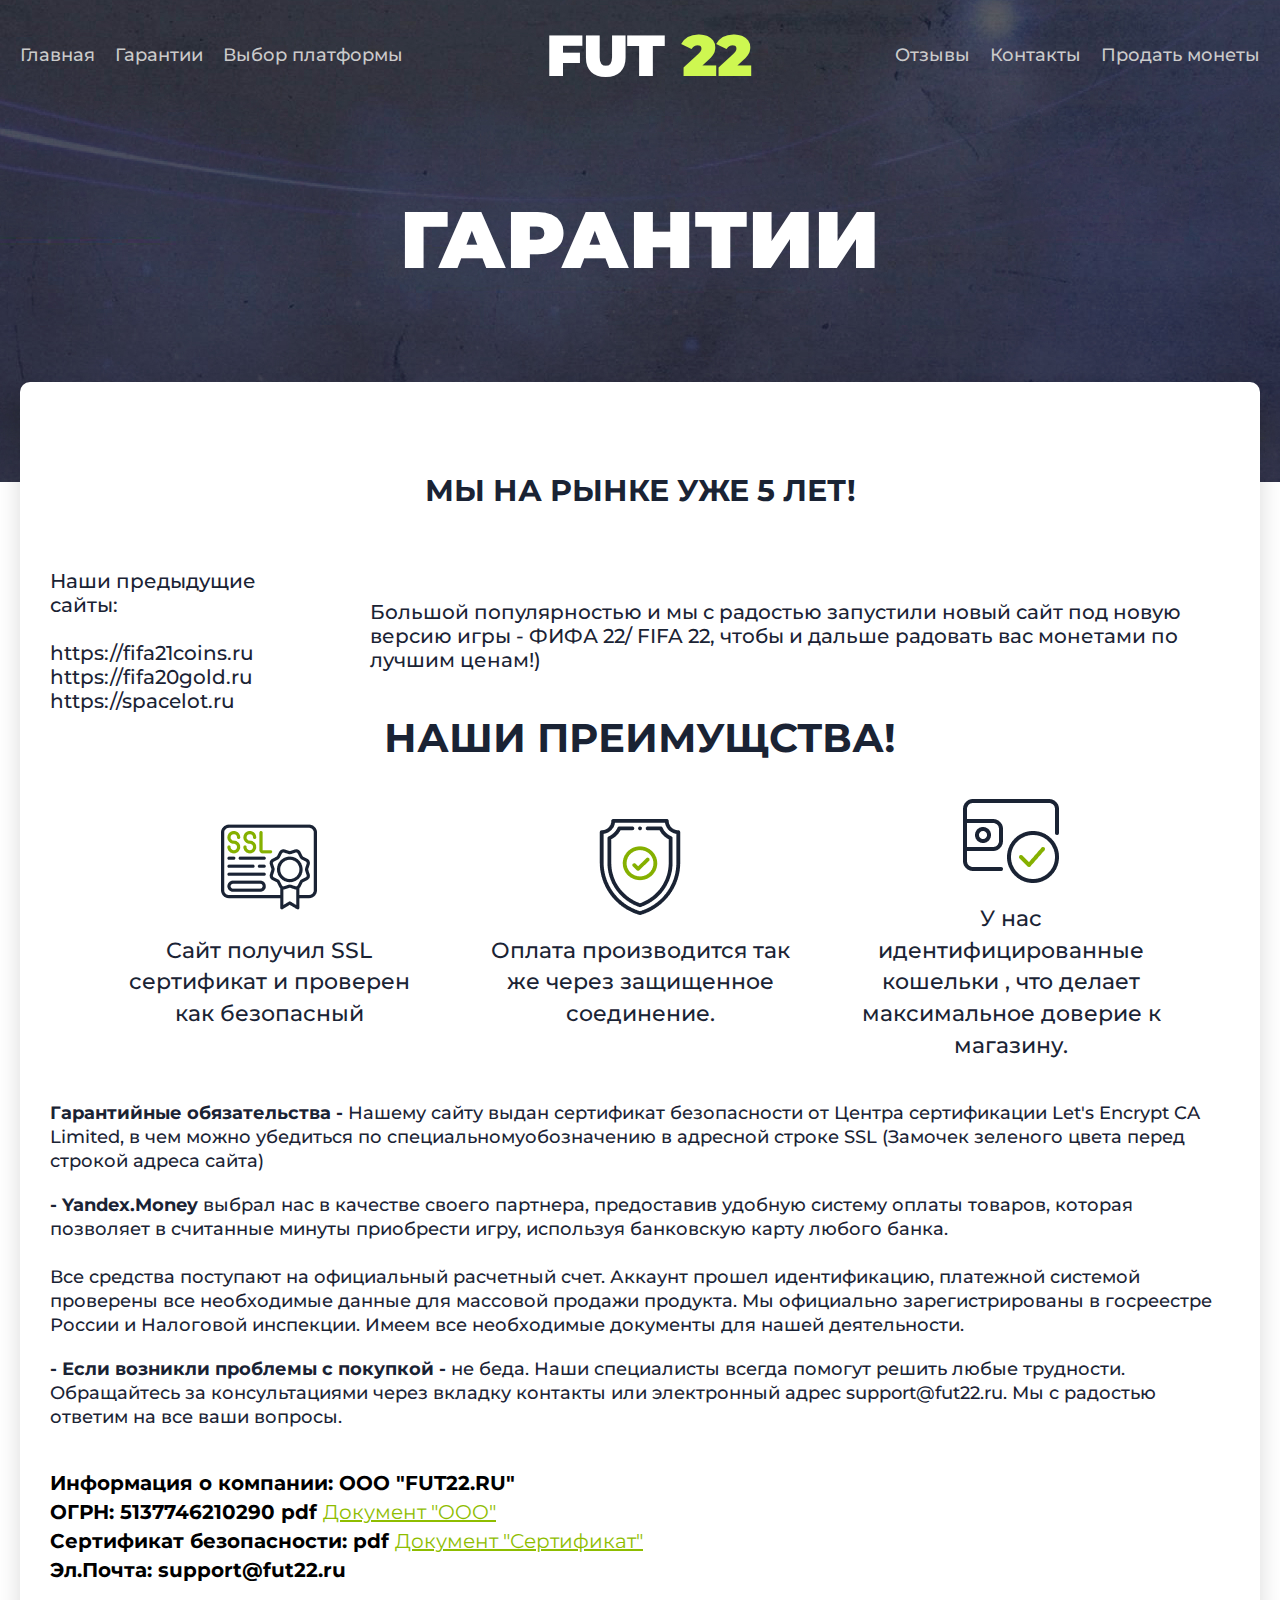
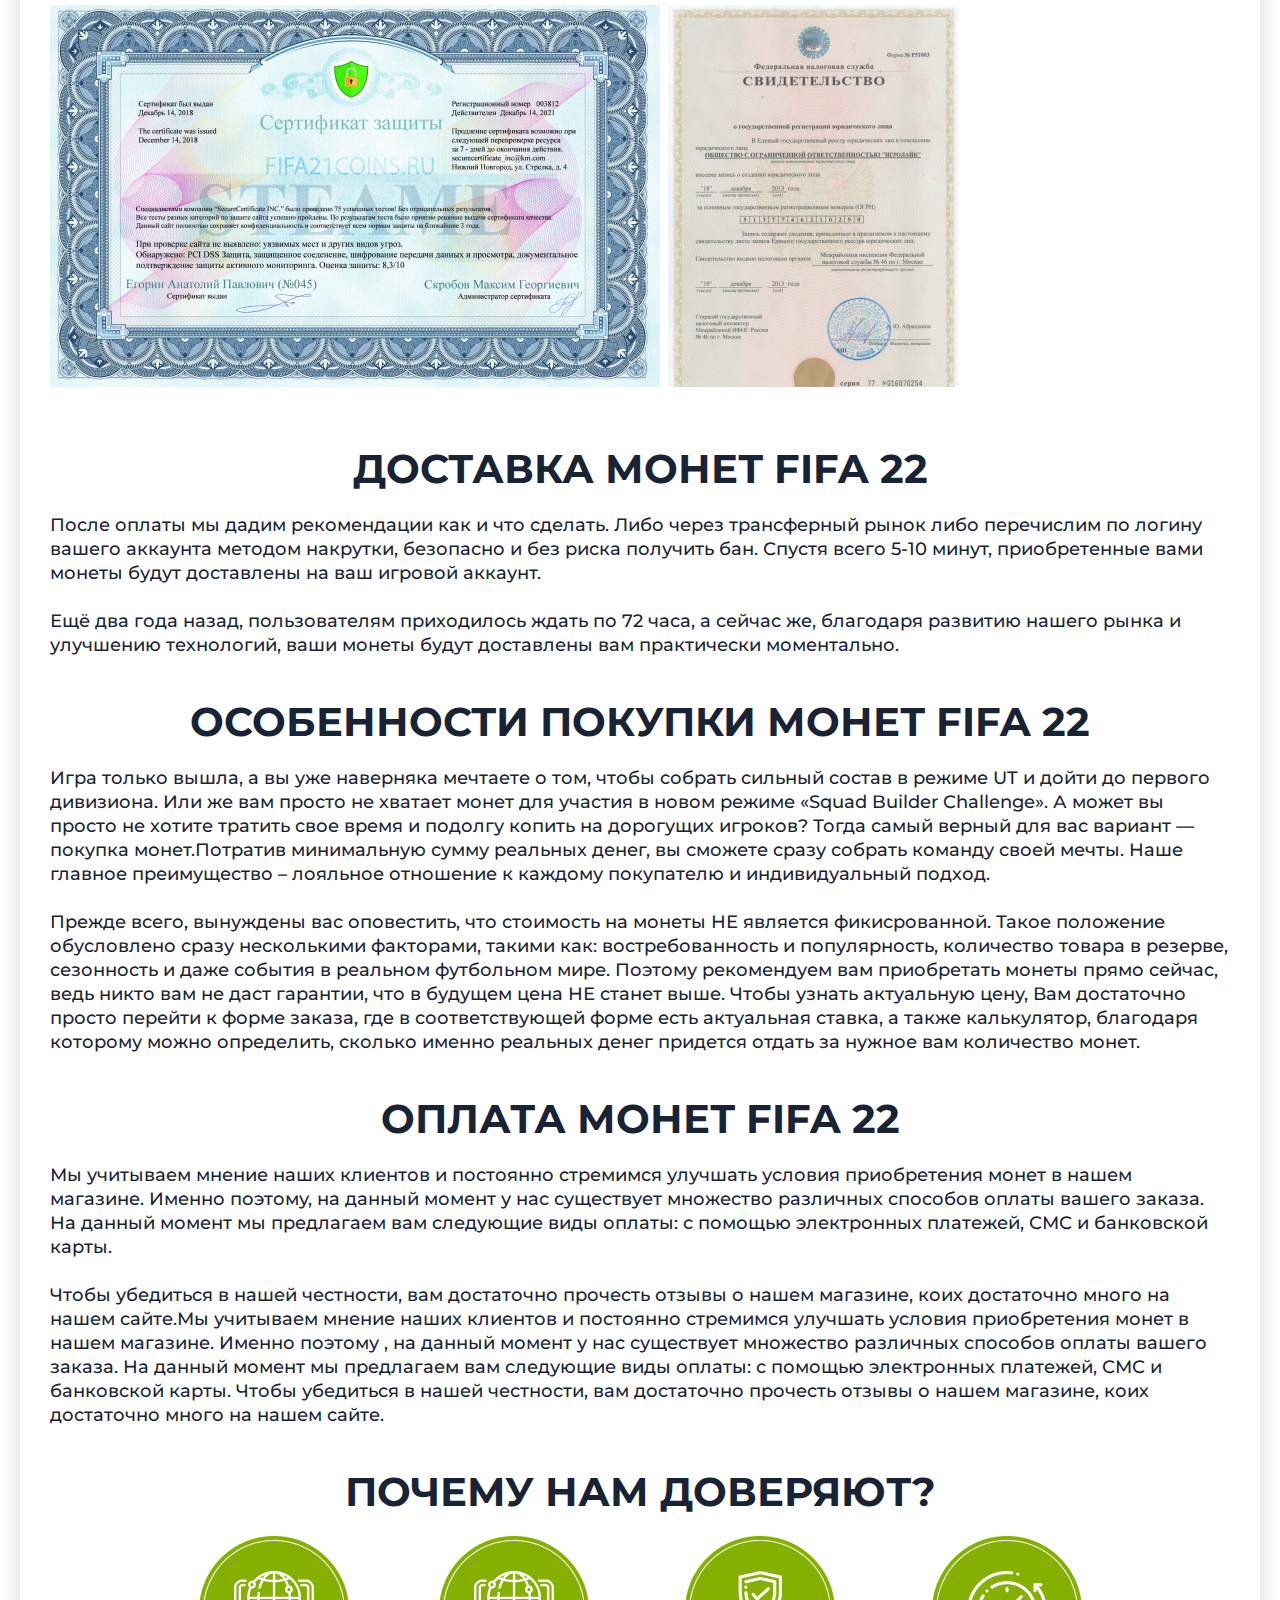
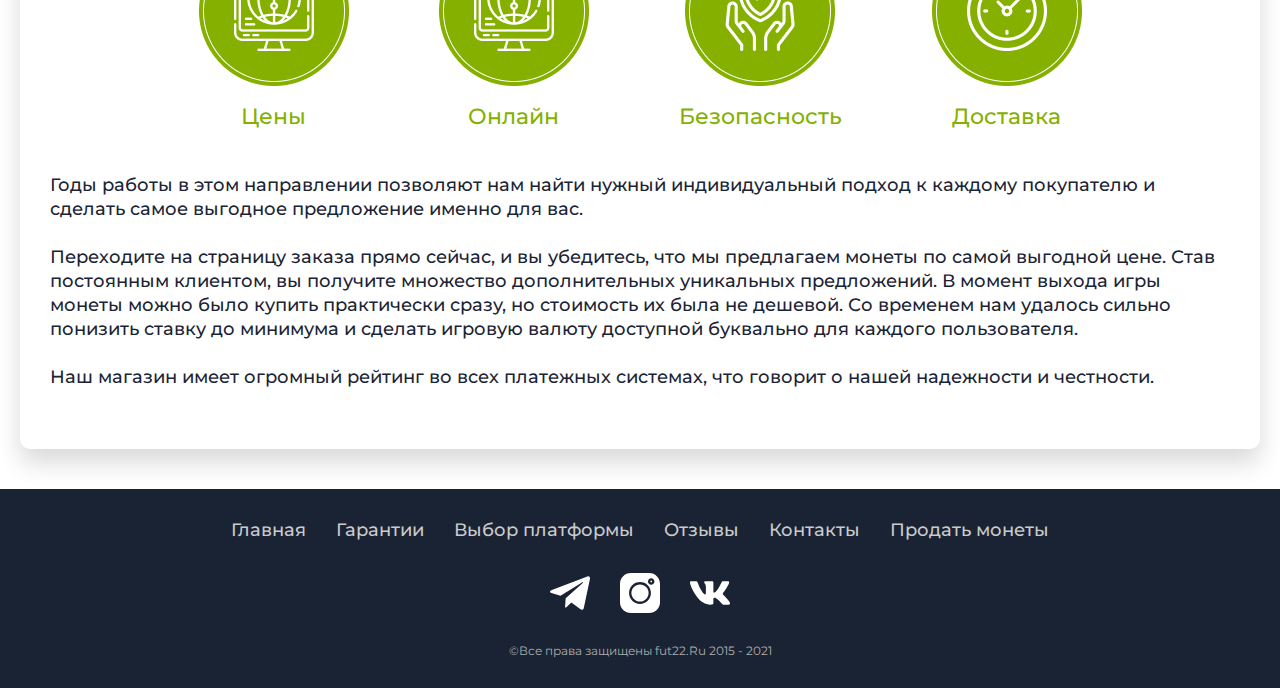
<file: warranty.html>
<!DOCTYPE html>
<html lang="RU">
<head>
    <meta charset="UTF-8">
    <meta http-equiv="X-UA-Compatible" content="IE=edge">
    <meta name="viewport" content="width=device-width, initial-scale=1.0">
    <title>FUT22</title>
    
    <link rel="stylesheet" href="css/normalize.css">
    <link rel="stylesheet" href="css/style.css">
</head>
<body>
    <header class="header-pages">
        <div class="menu__adaptive menu__adaptive--close">
            <div class="adaptive__inner">
                <div class="menu__adaptive-logo">
                    Меню
                </div>
                <button class="adaptive__btn">
                    <img src="/fonts/back.svg" alt="back">
                </button>
            </div>
            <ul class="menu__adaptive-list">
                <li class="menu__adaptive-item">
                    <a href="#" class="menu__adaptive-link">Главная</a>
                </li>
                <li class="menu__adaptive-item">
                    <a href="#" class="menu__adaptive-link">Гарантии</a>
                </li>
                <li class="menu__adaptive-item">
                    <a href="#" class="menu__adaptive-link">Выбор платформы</a>
                </li>
                <li class="menu__adaptive-item">
                    <a href="#" class="menu__adaptive-link">Отзывы</a>
                </li>
                <li class="menu__adaptive-item">
                    <a href="#" class="menu__adaptive-link">Контакты</a>
                </li>
                <li class="menu__adaptive-item">
                    <a href="#" class="menu__adaptive-link">Продать монеты</a>
                </li>
            </ul>
        </div>
        <div class="container">
            <div class="header__inner">
                <div class="header__inner-menu">
                    <ul class="menu__list">
                        <li class="menu__list-item">
                            <a class="menu__list-link" href="#">Главная</a>
                        </li>
                        <li class="menu__list-item">
                            <a class="menu__list-link" href="#">Гарантии</a>
                        </li>
                        <li class="menu__list-item">
                            <a class="menu__list-link" href="#">Выбор платформы</a>
                        </li>
                    </ul>
                    <div class="logo">
                        <a class="logo__link" href="#">
                            FUT <span>22</span>
                        </a>
                    </div>
                    <ul class="menu__list">
                        <li class="menu__list-item">
                            <a class="menu__list-link" href="#">Отзывы</a>
                        </li>
                        <li class="menu__list-item">
                            <a class="menu__list-link" href="#">Контакты</a>
                        </li>
                        <li class="menu__list-item">
                            <a class="menu__list-link" href="#">Продать монеты</a>
                        </li>
                    </ul>
                    <nav class="menu">
                        <button class="menu__btn"><img src="/fonts/menu__btn.svg" alt="menu"></button>
                    </nav>
                </div>
            </div>
        </div>
        <div class="header__title">
            Гарантии
        </div>
    </header>



    <section class="main">
        <div class="container">
            <div class="main__inner">
                <div class="main__inner-title title">
                    Мы на рынке уже 5 лет!
                </div>
                <div class="main__block">
                    <div class="block__past-project">
                        <div class="past-project__site">
                            Наши предыдущие сайты:
                            <br>
                            <br>
                            <a href="#" class="pastworks">https://fifa21coins.ru </a><br>
                            <a href="#" class="pastworks">https://fifa20gold.ru </a><br>
                            <a href="#" class="pastworks">https://spacelot.ru </a><br>
                        </div>
                        <div class="past-project__about">
                            Большой популярностью и мы с радостью запустили новый сайт под новую версию игры - ФИФА 22/ FIFA 22, чтобы и дальше радовать вас монетами по лучшим ценам!)
                        </div>
                    </div>
                    <div class="main__block-title title">
                        Наши преимущства!
                    </div>
                    <div class="block__ourbenefits">
                        <div class="ourbenefits__blcok-one">
                            <img src="images/ssl.png" alt="ssl">
                            <div class="block__one-text">
                                Сайт получил SSL сертификат и проверен как безопасный
                            </div>
                        </div>
                        <div class="ourbenefits__blcok-two">
                            <img src="images/shield.png" alt="ssl">
                            <div class="block__two-text">
                                Оплата производится 
                                так же через защищенное соединение.
                            </div>
                        </div>
                        <div class="ourbenefits__blcok-three">
                            <img src="images/verified.png" alt="ssl">
                            <div class="block__three-text">
                                У нас идентифицированные кошельки , что делает максимальное доверие к магазину.
                            </div>
                        </div>
                    </div>
                    <div class="block__commitments">
                        <strong>Гарантийные обязательства -</strong> Нашему сайту выдан сертификат безопасности от Центра сертификации Let's Encrypt CA Limited, в чем можно убедиться по специальномуобозначению в адресной строке SSL (Замочек зеленого цвета перед строкой адреса сайта)
                    </div>
                    <div class="block__buy">
                        <div class="block__buy-one">
                            <strong>- Yandex.Money</strong> выбрал нас в качестве своего партнера, предоставив удобную систему оплаты товаров, которая позволяет в считанные минуты приобрести игру, используя банковскую карту любого банка.
                            <br>
                            <br>
                            Все средства поступают на официальный расчетный счет. Аккаунт прошел идентификацию, платежной системой проверены все необходимые данные для массовой продажи продукта. Мы официально зарегистрированы в госреестре России и Налоговой инспекции. Имеем все необходимые документы для нашей деятельности.
                        </div>
                        <div class="block__buy-two">
                            <strong>- Если возникли проблемы с покупкой -</strong> не беда. Наши специалисты всегда помогут решить любые трудности. Обращайтесь за консультациями через вкладку контакты или электронный адрес support@fut22.ru. Мы с радостью ответим на все ваши вопросы.
                        </div>
                    </div>
                    <div class="block__about-sertificates">
                        Информация о компании: ООО "FUT22.RU"<br>
                        ОГРН: 5137746210290 pdf <a href="#" class="about__serificates-link">Документ "OOO"</a> <br>
                        Сертификат безопасности: pdf <a href="#" class="about__serificates-link">Документ "Сертификат"</a><br>
                        Эл.Почта: support@fut22.ru
                    </div>
                    <div class="block__sertificates">
                        <div class="block__sertificates-one">
                            <img src="images/serificate-one.png" alt="serificate">
                        </div>
                        <div class="block__sertificates-two">
                            <img src="images/serificate-two.png" alt="serificate">
                        </div>
                    </div>
                    <div class="block__delivery-coin">
                        <div class="delivery__coin-title title">
                            Доставка монет FIFA 22
                        </div>
                        <div class="delivery__coin-text">
                            После оплаты мы дадим рекомендации как и что сделать. Либо через трансферный рынок либо перечислим по логину вашего аккаунта методом накрутки, безопасно и без риска получить бан. Спустя всего 5-10 минут, приобретенные вами монеты будут доставлены на ваш игровой аккаунт.
                            <br>
                            <br>
                            Ещё два года назад, пользователям приходилось ждать по 72 часа, а сейчас же, благодаря развитию нашего рынка и улучшению технологий, ваши монеты будут доставлены вам практически моментально.
                        </div>
                    </div>
                    <div class="block__special-buy">
                        <div class="special__buy-title title">
                            Особенности покупки монет FIFA 22
                        </div>
                        <div class="special__buy-text">
                            Игра только вышла, а вы уже наверняка мечтаете о том, чтобы собрать сильный состав в режиме UT и дойти до первого дивизиона. Или же вам просто не хватает монет для участия в новом режиме «Squad Builder Challenge». А может вы просто не хотите тратить свое время и подолгу копить на дорогущих игроков? Тогда самый верный для вас вариант — покупка монет.Потратив минимальную сумму реальных денег, вы сможете сразу собрать команду своей мечты. Наше главное преимущество – лояльное отношение к каждому покупателю и индивидуальный подход.
                            <br>
                            <br>
                            Прежде всего, вынуждены вас оповестить, что стоимость на монеты НЕ является фикисрованной. Такое положение обусловлено сразу несколькими факторами, такими как: востребованность и популярность, количество товара в резерве, сезонность и даже события в реальном футбольном мире. Поэтому рекомендуем вам приобретать монеты прямо сейчас, ведь никто вам не даст гарантии, что в будущем цена НЕ станет выше. Чтобы узнать актуальную цену, Вам достаточно просто перейти к форме заказа, где в соответствующей форме есть актуальная ставка, а также калькулятор, благодаря которому можно определить, сколько именно реальных денег придется отдать за нужное вам количество монет.
                        </div>
                    </div>
                    <div class="block__coin-payment">
                        <div class="coin__payment-title title">
                            Оплата монет FIFA 22
                        </div>
                        <div class="coin__payment-text">
                            Мы учитываем мнение наших клиентов и постоянно стремимся улучшать условия приобретения монет в нашем магазине. Именно поэтому, на данный момент у нас существует множество различных способов оплаты вашего заказа. На данный момент мы предлагаем вам следующие виды оплаты: с помощью электронных платежей, СМС и банковской карты.
                            <br>
                            <br>
                            Чтобы убедиться в нашей честности, вам достаточно прочесть отзывы о нашем магазине, коих достаточно много на нашем сайте.Мы учитываем мнение наших клиентов и постоянно стремимся улучшать условия приобретения монет в нашем магазине. Именно поэтому , на данный момент у нас существует множество различных способов оплаты вашего заказа. На данный момент мы предлагаем вам следующие виды оплаты: с помощью электронных платежей, СМС и банковской карты. Чтобы убедиться в нашей честности, вам достаточно прочесть отзывы о нашем магазине, коих достаточно много на нашем сайте.
                        </div>
                    </div>
                    <div class="block__trust">
                        <div class="block__trust-title title">
                            Почему нам доверяют?
                        </div>
                        <div class="block__trust-item">
                            <div class="trust__item-icon">
                                <img src="images/online.png" alt="online">
                                Цены
                            </div>
                            <div class="trust__item-icon">
                                <img src="images/online.png" alt="online">
                                Онлайн
                            </div>
                            <div class="trust__item-icon">
                                <img src="images/security.png" alt="security">
                                Безопасность
                            </div>
                            <div class="trust__item-icon">
                                <img src="images/time.png" alt="time">
                                Доставка
                            </div>
                        </div>
                        <div class="block__trust-text">
                            Годы работы в этом направлении позволяют нам найти нужный индивидуальный подход к каждому покупателю и сделать самое выгодное предложение именно для вас.
                            <br>
                            <br>
                            Переходите на страницу заказа прямо сейчас, и вы убедитесь, что мы предлагаем монеты по самой выгодной цене. Став постоянным клиентом, вы получите множество дополнительных уникальных предложений. В момент выхода игры монеты можно было купить практически сразу, но стоимость их была не дешевой. Со временем нам удалось сильно понизить ставку до минимума и сделать игровую валюту доступной буквально для каждого пользователя.
                            <br>
                            <br>
                            Наш магазин имеет огромный рейтинг во всех платежных системах, что говорит о нашей надежности и честности.
                        </div>
                    </div>
                </div>
            </div>
        </div>
    </section>

    <footer class="footer">
        <div class="container">
            <div class="footer__inner">
                <div class="footer__inner-menu">
                    <ul class="footer__menu-list">
                        <li class="footer__menu-item">
                            <a href="#" class="footer__menu-link">Главная</a>
                        </li>
                        <li class="footer__menu-item">
                            <a href="#" class="footer__menu-link">Гарантии</a>
                        </li>
                        <li class="footer__menu-item">
                            <a href="#" class="footer__menu-link">Выбор платформы</a>
                        </li>
                        <li class="footer__menu-item">
                            <a href="#" class="footer__menu-link">Отзывы</a>
                        </li>
                        <li class="footer__menu-item">
                            <a href="#" class="footer__menu-link">Контакты</a>
                        </li>
                        <li class="footer__menu-item">
                            <a href="#" class="footer__menu-link">Продать монеты</a>
                        </li>
                    </ul>
                </div>
                <div class="footer__inner-social">
                    <div class="social__inner">
                        <div class="content__social-telegram">
                            <a href="#" class="telegram__link"><img src="fonts/telegram.svg" alt="telegram"></a>
                        </div>
                        <div class="content__social-instagram">
                            <a href="#" class="instagram__link"><img src="fonts/instagram.svg" alt="instagram"></a>
                        </div>
                        <div class="content__social-vk">
                            <a href="#" class="telegram__link"><img src="fonts/vk.svg" alt="vk"></a>
                        </div>
                    </div>
                </div>
                <div class="footer__inner-author">
                    ©Все права защищены fut22.Ru 2015 - 2021
                </div>
            </div>
        </div>
    </footer>


    <script src="https://code.jquery.com/jquery-3.4.1.slim.min.js"></script>
    <script src="scripts/scripts.js"></script>
</body>
</html>
</file>
<file: css/style.css>
@import url("https://fonts.googleapis.com/css2?family=Montserrat:wght@400;500;600;700;900&display=swap");
body {
  min-width: 320px;
  color: #1A2334;
  font-family: 'Montserrat', sans-serif;
}

.container {
  padding: 0 10px;
}

.title {
  font-weight: bold;
  font-size: 18px;
  line-height: 22px;
  text-align: center;
  text-transform: uppercase;
}

.title span {
  color: #8EBD00;
}

.bg-img {
  background-image: url(../images/article-bg.png);
  background-position: center;
  background-repeat: no-repeat;
  background-size: cover;
}

.header {
  background-image: url(../images/header-bg.png);
  background-repeat: no-repeat;
  background-position: center;
  background-size: cover;
  position: relative;
}

.header.header-pages {
  background-image: url(../images/warranty-header__bg.png);
}

.menu__adaptive {
  position: absolute;
  top: 0;
  left: 0;
  width: 100%;
  background: rgba(30, 49, 72, 0.9);
  padding: 15px;
  min-height: 398px;
  z-index: 50;
}

.menu__adaptive.menu__adaptive--close {
  display: none;
}

.menu__adaptive .adaptive__inner {
  display: flex;
  justify-content: space-between;
  border-bottom: 1px solid rgba(255, 255, 255, 0.11);
  padding-bottom: 15px;
}

.menu__adaptive .adaptive__btn {
  background: none;
  border: none;
  cursor: pointer;
}

.menu__adaptive .menu__adaptive-logo {
  font-weight: 700;
  font-size: 18px;
  line-height: 229.4%;
  text-align: center;
  color: #FFFFFF;
}

.menu__adaptive .menu__adaptive-list {
  display: flex;
  align-items: center;
  justify-content: center;
  flex-direction: column;
}

.menu__adaptive .menu__adaptive-list .menu__adaptive-item {
  margin-top: 15px;
}

.menu__adaptive .menu__adaptive-list .menu__adaptive-link {
  font-weight: 500;
  font-size: 14px;
  line-height: 32px;
  text-decoration: none;
  color: #FFFFFF;
}

.menu__adaptive .menu__adaptive-list .menu__adaptive-link:hover {
  font-weight: 900;
}

.header__inner {
  position: relative;
}

.header__inner-menu {
  display: flex;
  justify-content: space-between;
  align-items: center;
  padding: 20px 0;
}

.header__inner-menu .menu__list {
  display: none;
}

.header__inner .logo__link {
  font-weight: 900;
  font-size: 26px;
  line-height: 32px;
  text-decoration: none;
  text-transform: uppercase;
  color: #FFFFFF;
}

.header__inner .logo__link span {
  color: #CEF751;
}

.header__inner .menu__btn {
  border: none;
  background: none;
  padding: 0;
  display: flex;
  align-items: center;
}

.header__inner-content .content__title {
  font-weight: 900;
  font-size: 40px;
  line-height: 49px;
  text-transform: uppercase;
  color: #FFFFFF;
  padding-top: 80px;
}

.header__inner-content .content__title span {
  color: #CEF751;
}

.header__inner-content .content__text {
  font-weight: 500;
  font-size: 13px;
  line-height: 158.4%;
  color: #FFFFFF;
  margin: 15px 0;
  list-style: disc;
  padding-left: 15px;
}

.header__inner-content .content__button .content__btn {
  background: #CEF751;
  box-shadow: 0px 0px 18px rgba(206, 247, 81, 0.3), 0px 1px 0px #8EBD00;
  border-radius: 40px;
  border: none;
  font-weight: 600;
  font-size: 14px;
  line-height: 17px;
  color: #383838;
  padding: 14px 16px;
  cursor: pointer;
}

.header__inner-content .content__social {
  display: flex;
  align-items: center;
  justify-content: space-between !important;
  width: 50%;
  margin-top: 100px;
  padding-bottom: 80px;
}

.header__inner-content .content__social .social__inner {
  display: flex;
  align-items: center;
}

.header__inner-content .content__social img {
  width: 28px;
  height: 28px;
}

.header__inner-content .content__social .social__instagram {
  margin: 0 25px;
}

.header__inner-content .header__content-godown {
  display: none;
}

.header__decor {
  display: none;
}

.platform {
  padding-bottom: 85px;
  background-image: url(../images/platform__bg.png);
  background-repeat: no-repeat;
  background-position: center;
  padding-top: 40px;
}

.block__section-one,
.block__section-two {
  display: none;
}

.top__slider {
  margin-top: 30px;
  margin-bottom: 40px;
}

.top__slider-item,
.center__slider-item {
  display: flex !important;
  flex-direction: column;
  align-items: center;
  justify-content: center;
  max-width: 433px;
}

.top__slider-img,
.center__slider-img {
  position: relative !important;
  padding-top: 10px;
}

.top__slider-img img,
.center__slider-img img {
  min-height: 164px !important;
  min-width: 290px !important;
}

.platform__link {
  color: #1A2334;
  text-decoration: none;
  text-align: center;
  font-weight: bold;
  font-size: 16px;
  line-height: 20px;
}

.block__section-three {
  margin-top: 30px;
}

.section__three-item {
  display: flex;
  flex-direction: column;
  align-items: center;
  justify-content: center;
}

.section__three-subtitle {
  font-weight: bold;
  font-size: 16px;
  line-height: 20px;
}

.top__slider-img__one::before {
  content: '';
  background-image: url(../images/logo-ps.png);
  position: absolute;
  background-size: cover;
  top: 0;
  left: 45%;
  width: 42px;
  height: 42px;
}

.top__slider-img__two::before {
  content: '';
  background-image: url(../images/logo-xbox.png);
  position: absolute;
  background-size: cover;
  top: 0;
  left: 45%;
  width: 42px;
  height: 42px;
}

.top__slider-img__three::before {
  content: '';
  background-image: url(../images/logo-pc.png);
  position: absolute;
  background-size: cover;
  top: 0;
  left: 45%;
  width: 42px;
  height: 42px;
}

.center__slider-img__one::before {
  content: '';
  background-image: url(../images/logo-nintendo.png);
  position: absolute;
  background-size: cover;
  top: 0;
  left: 45%;
  width: 42px;
  height: 42px;
}

.center__slider-img__two::before {
  content: '';
  background-image: url(../images/logo-mobile.png);
  position: absolute;
  background-size: cover;
  top: 0;
  left: 45%;
  width: 42px;
  height: 42px;
}

.center__slider-img__three::before {
  content: '';
  background-image: url(../images/logo-coin.png);
  position: absolute;
  background-size: cover;
  top: 0;
  left: 45%;
  width: 42px;
  height: 42px;
}

.warranty {
  background-image: url(../images/warranty-bg.png);
  background-repeat: no-repeat;
  background-size: cover;
}

.warranty .warranty__inner .warranty__decor {
  display: none;
}

.warranty .warranty__inner-block {
  padding: 40px 0px 60px;
}

.warranty .warranty__inner-block .warranty__block-feedback {
  background-image: url(../images/warranty-like.png);
  background-repeat: no-repeat;
  background-size: contain;
  max-width: 584px;
  height: 136px;
  position: relative;
}

.warranty .warranty__inner-block .warranty__block-warranty {
  background-image: url(../images/warranty-check.png);
  background-repeat: no-repeat;
  background-size: contain;
  max-width: 584px;
  height: 136px;
  position: relative;
}

.warranty .warranty__inner-block .warranty__block-contact {
  background-image: url(../images/warranty-contact.png);
  background-repeat: no-repeat;
  background-size: contain;
  max-width: 584px;
  height: 136px;
  position: relative;
}

.warranty .warranty__inner-block .worranty__link {
  text-decoration: none;
}

.warranty .warranty__inner-block .block__feedback-title,
.warranty .warranty__inner-block .block__warranty-title,
.warranty .warranty__inner-block .block__contact-title {
  font-weight: bold;
  font-size: 14px;
  line-height: 17px;
  color: #FFFFFF;
  padding-left: 25%;
  padding-top: 15px;
}

.warranty .warranty__inner-block .block__feedback-text,
.warranty .warranty__inner-block .block__warranty-text,
.warranty .warranty__inner-block .block__contact-text {
  font-weight: normal;
  font-size: 12px;
  line-height: 15px;
  color: #FFFFFF;
  max-width: 384px;
  padding-left: 25%;
}

.curses {
  padding-top: 40px;
  background-repeat: no-repeat;
}

.curses .curses__inner {
  display: flex;
  align-items: center;
  justify-content: center;
  flex-direction: column;
}

.curses .curses__inner .curses__title {
  margin-bottom: 30px;
}

.curses .curses__inner .curses__inner-block {
  display: flex;
  flex-wrap: wrap;
}

.curses .curses__inner .curses__inner-block .curses__inner-link {
  color: #1A2334;
  text-decoration: none;
}

.curses .curses__inner .curses__inner-block .curses__block-item {
  display: flex;
  align-items: center;
  justify-content: center;
  flex-direction: column;
  background: #EAF0F7;
  box-shadow: 8px 8px 16px #CBDCEC, -8px -8px 16px #FFFFFF;
  border-radius: 9px;
  min-height: 95px;
  min-width: 135px;
  border: 1px solid #587500;
  margin-left: 10px;
  margin-top: 15px;
}

.curses .curses__inner .curses__inner-block .curses__block-item .curses__block-name {
  font-weight: bold;
  font-size: 16px;
  line-height: 20px;
  text-align: center;
}

.curses .curses__inner .curses__inner-block .curses__block-item .curses__block-price {
  font-weight: bold;
  font-size: 22px;
  line-height: 27px;
  text-align: center;
  color: #85B000;
}

.article {
  padding-bottom: 40px;
}

.article .article__inner-title {
  text-align: center;
  padding-top: 40px;
}

.article .article__inner-block .article__block-top,
.article .article__inner-block .article__block-bottom {
  display: flex;
  flex-direction: column;
}

.article .article__inner-block .article__block-top .block__top-title,
.article .article__inner-block .article__block-top .block__bottom-title,
.article .article__inner-block .article__block-bottom .block__top-title,
.article .article__inner-block .article__block-bottom .block__bottom-title {
  font-weight: 600;
  font-size: 16px;
  line-height: 20px;
  margin-top: 20px;
}

.article .article__inner-block .article__block-top .block__top-title .article__link,
.article .article__inner-block .article__block-top .block__bottom-title .article__link,
.article .article__inner-block .article__block-bottom .block__top-title .article__link,
.article .article__inner-block .article__block-bottom .block__bottom-title .article__link {
  text-decoration: none;
  color: #1A2334;
}

.article .article__inner-block .article__block-top .block__top-text,
.article .article__inner-block .article__block-top .block__bottom-text,
.article .article__inner-block .article__block-bottom .block__top-text,
.article .article__inner-block .article__block-bottom .block__bottom-text {
  margin-top: 10px;
  font-size: 14px;
  line-height: 17px;
}

.article .article__inner-block .article__block-top {
  margin: 60px 0 30px 0;
}

.footer {
  background: #1A2334;
  padding: 30px 0;
}

.footer .footer__inner {
  display: flex;
  align-items: center;
  flex-direction: column;
}

.footer .footer__inner .footer__inner-menu .footer__menu-list {
  display: flex;
  flex-direction: column;
  justify-content: center;
  align-items: center;
}

.footer .footer__inner .footer__inner-menu .footer__menu-list .footer__menu-link {
  font-weight: 500;
  font-size: 14px;
  line-height: 32px;
  color: #CBCBCB;
  text-decoration: none;
}

.footer .footer__inner .footer__inner-menu .footer__menu-list .footer__menu-link:hover {
  color: #fff;
}

.footer .footer__inner .footer__inner-social {
  margin: 30px 0;
}

.footer .footer__inner .footer__inner-social .social__inner {
  display: flex;
}

.footer .footer__inner .footer__inner-social .social__inner img {
  width: 28px;
  height: 28px;
}

.footer .footer__inner .footer__inner-social .social__inner .content__social-instagram {
  margin: 0 30px;
}

.footer .footer__inner .footer__inner-author {
  font-size: 12px;
  line-height: 15px;
  text-align: center;
  color: #AEAEAE;
}

.header-pages {
  background-image: url(../images/warranty-header__bg.png);
  background-repeat: no-repeat;
  background-position: center;
  background-size: cover;
  min-height: 330px;
}

.menu__adaptive {
  position: absolute;
  top: 0;
  left: 0;
  width: 100%;
  background: rgba(30, 49, 72, 0.9);
  padding: 15px;
  min-height: 398px;
  z-index: 50;
}

.menu__adaptive.menu__adaptive--close {
  display: none;
}

.menu__adaptive .adaptive__inner {
  display: flex;
  justify-content: space-between;
  border-bottom: 1px solid rgba(255, 255, 255, 0.11);
  padding-bottom: 15px;
}

.menu__adaptive .adaptive__btn {
  background: none;
  border: none;
  cursor: pointer;
}

.menu__adaptive .menu__adaptive-logo {
  font-weight: 700;
  font-size: 18px;
  line-height: 229.4%;
  text-align: center;
  color: #FFFFFF;
}

.menu__adaptive .menu__adaptive-list {
  display: flex;
  align-items: center;
  justify-content: center;
  flex-direction: column;
}

.menu__adaptive .menu__adaptive-list .menu__adaptive-item {
  margin-top: 15px;
}

.menu__adaptive .menu__adaptive-list .menu__adaptive-link {
  font-weight: 500;
  font-size: 14px;
  line-height: 32px;
  text-decoration: none;
  color: #FFFFFF;
}

.menu__adaptive .menu__adaptive-list .menu__adaptive-link:hover {
  font-weight: 900;
}

.header__inner {
  position: relative;
}

.header__inner .header__decor {
  display: none;
}

.header__inner-menu {
  display: flex;
  justify-content: space-between;
  align-items: center;
  padding: 20px 0;
}

.header__inner-menu .menu__list {
  display: none;
}

.header__inner .logo__link {
  font-weight: 900;
  font-size: 26px;
  line-height: 32px;
  text-decoration: none;
  text-transform: uppercase;
  color: #FFFFFF;
}

.header__inner .logo__link span {
  color: #CEF751;
}

.header__inner .menu__btn {
  border: none;
  background: none;
  padding: 0;
  display: flex;
  align-items: center;
}

.header__title {
  font-weight: 900;
  font-size: 40px;
  line-height: 49px;
  text-align: center;
  text-transform: uppercase;
  color: #FFFFFF;
  margin-top: 100px;
}

.header__title .header__subtitle {
  font-weight: 500;
  font-size: 16px;
  line-height: 17px;
}

.header-bank__pages {
  background-image: url(../images/buy-coin__bg.jpg);
  background-repeat: no-repeat;
  background-position: center;
  background-size: cover;
  height: 100vh;
}

.menu__adaptive {
  position: absolute;
  top: 0;
  left: 0;
  width: 100%;
  background: rgba(30, 49, 72, 0.9);
  padding: 15px;
  min-height: 398px;
  z-index: 50;
}

.menu__adaptive.menu__adaptive--close {
  display: none;
}

.menu__adaptive .adaptive__inner {
  display: flex;
  justify-content: space-between;
  border-bottom: 1px solid rgba(255, 255, 255, 0.11);
  padding-bottom: 15px;
}

.menu__adaptive .adaptive__btn {
  background: none;
  border: none;
  cursor: pointer;
}

.menu__adaptive .menu__adaptive-logo {
  font-weight: 700;
  font-size: 18px;
  line-height: 229.4%;
  text-align: center;
  color: #FFFFFF;
}

.menu__adaptive .menu__adaptive-list {
  display: flex;
  align-items: center;
  justify-content: center;
  flex-direction: column;
}

.menu__adaptive .menu__adaptive-list .menu__adaptive-item {
  margin-top: 15px;
}

.menu__adaptive .menu__adaptive-list .menu__adaptive-link {
  font-weight: 500;
  font-size: 14px;
  line-height: 32px;
  text-decoration: none;
  color: #FFFFFF;
}

.menu__adaptive .menu__adaptive-list .menu__adaptive-link:hover {
  font-weight: 900;
}

.header__inner {
  position: relative;
}

.header__inner .header__decor {
  display: none;
}

.header__inner-menu {
  display: flex;
  justify-content: space-between;
  align-items: center;
  padding: 20px 0;
}

.header__inner-menu .menu__list {
  display: none;
}

.header__inner .logo__link {
  font-weight: 900;
  font-size: 26px;
  line-height: 32px;
  text-decoration: none;
  text-transform: uppercase;
  color: #FFFFFF;
}

.header__inner .logo__link span {
  color: #CEF751;
}

.header__inner .menu__btn {
  border: none;
  background: none;
  padding: 0;
  display: flex;
  align-items: center;
}

.header__bank {
  display: flex;
  align-items: center;
  justify-content: center;
  flex-direction: column;
}

.header__bank-title {
  font-weight: 900;
  font-size: 20px;
  line-height: 24px;
  text-align: center;
  text-transform: uppercase;
  color: #FFFFFF;
  padding: 0 15px;
  margin-top: 80px;
  margin-bottom: 30px;
}

.header__bank-title span {
  color: #CEF751;
}

.header__bank-img {
  max-width: 462px;
  max-height: 178px;
  margin-bottom: 30px;
}

.header__bank-button {
  display: flex;
  align-items: center;
  justify-content: center;
}

.header__bank-button .header__bank-btn {
  background: #CEF751;
  box-shadow: 0px 0px 18px rgba(206, 247, 81, 0.3), 0px 4px 0px #8EBD00;
  border-radius: 40px;
  border: none;
  cursor: pointer;
  padding: 12px 15px;
}

.main__inner {
  background-color: #fff;
  box-shadow: 0px 14px 25px rgba(0, 0, 0, 0.15);
  border-radius: 10px;
  padding: 20px 8px;
  margin-top: -40px;
  margin-bottom: 40px;
  font-weight: 500;
  font-size: 14px;
  line-height: 17px;
}

.block__past-project {
  margin-top: 20px;
}

.block__past-project .past-project__site .pastworks {
  color: #1A2334;
  text-decoration: none;
}

.block__past-project .past-project__about {
  margin-top: 30px;
  margin-bottom: 40px;
}

.main__block-title {
  text-align: center;
  margin-bottom: 25px;
}

.block__ourbenefits {
  display: flex;
  flex-wrap: wrap;
  align-items: center;
  justify-content: center;
}

.block__ourbenefits .ourbenefits__blcok-one,
.block__ourbenefits .ourbenefits__blcok-two,
.block__ourbenefits .ourbenefits__blcok-three {
  max-width: 301px;
  display: flex;
  align-items: center;
  flex-direction: column;
  justify-content: center;
}

.block__ourbenefits .ourbenefits__blcok-two {
  margin: 20px 0;
}

.block__ourbenefits .block__one-text,
.block__ourbenefits .block__two-text,
.block__ourbenefits .block__three-text {
  text-align: center;
  font-weight: 500;
  font-size: 14px;
  line-height: 144.9%;
  margin-top: 20px;
}

.block__commitments {
  margin-top: 40px;
}

.block__buy {
  margin: 20px 0 40px 0;
}

.block__buy .block__buy-one {
  margin-bottom: 20px;
}

.block__about-sertificates {
  font-weight: bold;
  font-size: 14px;
  line-height: 145.4%;
  color: #000000;
}

.block__about-sertificates .about__serificates-link {
  font-weight: 400;
  color: #8EBD00;
}

.block__sertificates {
  display: flex;
  flex-wrap: wrap;
  align-items: center;
}

.block__sertificates .block__sertificates-one {
  margin: 20px 0px 15px 0;
}

.block__delivery-coin {
  margin: 40px 0;
}

.block__delivery-coin .delivery__coin-title {
  margin-bottom: 20px;
}

.block__special-buy .special__buy-title {
  margin-bottom: 20px;
}

.block__coin-payment {
  margin: 40px 0;
}

.block__coin-payment .coin__payment-title {
  margin-bottom: 20px;
}

.block__trust .block__trust-title {
  text-align: center;
}

.block__trust .block__trust-item {
  display: flex;
  flex-wrap: wrap;
  align-items: center;
  justify-content: center;
}

.block__trust .block__trust-item .trust__item-icon {
  display: flex;
  align-items: center;
  flex-direction: column;
  margin-left: 15px;
  margin-top: 20px;
  font-size: 16px;
  line-height: 144.9%;
  color: #85B000;
}

.block__trust .block__trust-item .trust__item-icon img {
  width: 120px;
  height: 120px;
  margin-bottom: 15px;
}

.block__trust .block__trust-text {
  margin-top: 40px;
}

.main__inner {
  background-color: #fff;
  box-shadow: 0px 14px 25px rgba(0, 0, 0, 0.15);
  border-radius: 10px;
  padding: 20px 0;
  margin-top: -40px;
  font-weight: 500;
  font-size: 14px;
  line-height: 17px;
}

.main__inner-block {
  display: flex;
  align-items: center;
  justify-content: center;
  flex-wrap: wrap;
}

.item__link {
  color: #e6cd71;
  text-decoration: none;
}

.main__block-item {
  margin-top: 15px;
  margin-left: 4px;
  padding: 10px 17px;
  background-image: url(../images/buy-coin__card.png);
  background-size: cover;
  background-repeat: no-repeat;
  background-position: center;
  background-blend-mode: screen;
  border-radius: 10px;
  display: flex;
  align-items: center;
  justify-content: center;
  flex-direction: column;
}

.main__block-item .block__item-icon {
  width: 46px;
  height: 33px;
}

.main__block-item .block__item-title {
  margin-top: 10px;
  font-weight: 900;
  font-size: 16px;
  line-height: 20px;
  text-transform: uppercase;
}

.main__block-item .block__item-text {
  font-weight: 500;
  font-size: 16px;
  line-height: 20px;
  text-transform: uppercase;
  margin-top: 5px;
}

.main__inner {
  background-color: #fff;
  box-shadow: 0px 14px 25px rgba(0, 0, 0, 0.15);
  border-radius: 10px;
  padding: 20px 8px;
  margin-top: -40px;
  font-weight: 500;
  font-size: 14px;
  line-height: 17px;
}

.main__inner-block.feedback__block {
  display: block !important;
}

.main__inner-block .main__inner-title {
  text-align: center;
}

.main__inner-block .feedback__form {
  border-bottom: 1px solid #EDEDED;
  padding: 20px 0 30px 0;
}

.main__inner-block .feedback__form input:focus,
.main__inner-block .feedback__form textarea:focus {
  outline: none;
}

.main__inner-block .feedback__form .feedback__input {
  display: flex;
  align-items: center;
  justify-content: center;
  flex-wrap: wrap;
}

.main__inner-block .feedback__form .feedback__input-item {
  border: 1px solid #D9D9D9;
  box-sizing: border-box;
  box-shadow: 0px 8px 14px rgba(0, 0, 0, 0.1);
  border-radius: 10px;
  width: 290px;
  height: 51px;
  margin-bottom: 15px;
  padding: 17px 20px;
}

.main__inner-block .feedback__form .feedback__textarea {
  width: 100%;
  max-height: 212px;
  margin: 0 auto;
}

.main__inner-block .feedback__form .feedback__textarea textarea {
  padding: 0;
  width: 100%;
  height: 212px;
  resize: none;
  border: 1px solid #D9D9D9;
  box-sizing: border-box;
  box-shadow: 0px 8px 14px rgba(0, 0, 0, 0.1);
  border-radius: 10px;
}

.main__inner-block .feedback__form .feedback__test {
  margin-top: 15px;
  display: flex;
  flex-wrap: wrap;
  justify-content: center;
}

.main__inner-block .feedback__form .feedback__test .feedback__test-item {
  display: flex;
  align-items: center;
}

.main__inner-block .feedback__form .feedback__test .feedback__test-item img {
  width: 138px;
  height: 54px;
}

.main__inner-block .feedback__form .feedback__test .feedback__test-item .feedback__test-input {
  border: 1px solid #D9D9D9;
  box-sizing: border-box;
  box-shadow: 0px 8px 14px rgba(0, 0, 0, 0.1);
  border-radius: 10px;
  width: 137px;
  height: 38px;
  margin-left: 15px;
  padding: 10px;
}

.main__inner-block .feedback__form .feedback__test .feedback__btn {
  margin-top: 15px;
  background: #CEF751;
  box-shadow: 0px 0px 18px rgba(206, 247, 81, 0.3), 0px 1px 0px #8EBD00;
  border-radius: 40px;
  border: none;
  padding: 12px 35px;
  margin-left: 15px;
  cursor: pointer;
}

.main__inner-block .feedback__comments-title {
  margin: 30px 0;
  text-align: center;
  font-size: 18px;
  line-height: 22px;
}

.main__inner-block .feedback__comments-title span {
  font-weight: 700;
}

.main__inner-block .feedback__comments-block {
  background: #F9F9F9;
  border: 1px solid #D9D9D9;
  box-sizing: border-box;
  box-shadow: 0px 8px 14px rgba(0, 0, 0, 0.1);
  border-radius: 10px;
  padding: 18px 10px;
  margin-top: 25px;
}

.main__inner-block .feedback__comments-block:first-child {
  margin-top: 0;
}

.main__inner-block .feedback__comments-block .feedback__block-header {
  display: flex;
  align-items: center;
  width: 100%;
}

.main__inner-block .feedback__comments-block .feedback__block-header .feedback__header-photo {
  width: 20%;
}

.main__inner-block .feedback__comments-block .feedback__block-header .feedback__header-photo img {
  width: 100%;
  height: 100%;
  min-width: 74px;
  min-height: 74px;
}

.main__inner-block .feedback__comments-block .feedback__block-header .feedback__header-info {
  width: 100%;
  margin-left: 30px;
}

.main__inner-block .feedback__comments-block .feedback__block-header .feedback__header-info .feedback__header-top {
  display: flex;
  flex-wrap: wrap;
  align-items: center;
  justify-content: space-between;
}

.main__inner-block .feedback__comments-block .feedback__block-header .feedback__header-info .feedback__header-name {
  font-weight: bold;
  font-size: 16px;
  line-height: 23px;
  margin-bottom: 5px;
}

.main__inner-block .feedback__comments-block .feedback__block-header .feedback__header-info .feedback__header-date {
  display: flex;
  font-size: 10px;
  line-height: 15px;
  color: #757575;
}

.main__inner-block .feedback__comments-block .feedback__block-header .feedback__header-info .feedback__header-date .feedback__date-day {
  border-right: 1px solid #D9D9D9;
  padding-right: 10px;
  margin-right: 10px;
}

.main__inner-block .feedback__comments-block .feedback__text {
  display: none;
  border-top: 1px solid #D9D9D9;
  margin-top: 15px;
  padding-top: 15px;
}

.main__inner-block .feedback__comments-block .feedback__main-text {
  border-top: 1px solid #D9D9D9;
  margin-top: 15px;
  padding-top: 15px;
  font-size: 14px;
  line-height: 20px;
  color: #757575;
}

.main__inner-block .feedback__comments-block .feedback__button {
  display: flex;
  justify-content: center;
  align-items: center;
  margin-top: 20px;
}

.main__inner-block .feedback__comments-block .feedback__button .feedback__report-btn {
  border: 1px solid #1A2334;
  background: #fff;
  box-sizing: border-box;
  border-radius: 40px;
  padding: 10px 26px;
  font-weight: 600;
  font-size: 14px;
  line-height: 17px;
  text-align: center;
  color: #383838;
  cursor: pointer;
}

.main__inner-block .feedback__comments-block .feedback__button .feedback__answer-btn {
  border: 1px solid #1A2334;
  background: #1A2334;
  font-weight: 600;
  font-size: 14px;
  line-height: 17px;
  text-align: center;
  color: #fff;
  box-sizing: border-box;
  border-radius: 40px;
  padding: 10px 26px;
  margin-left: 20px;
  cursor: pointer;
}

.main__inner-block .nav__pages-block {
  display: flex;
  align-items: center;
  justify-content: center;
  margin-top: 30px;
}

.main__inner-block .nav__pages-block .nav__pages-item {
  background: #F3F3F3;
  border-radius: 3px;
  width: 29px;
  height: 35px;
  display: flex;
  align-items: center;
  justify-content: center;
  margin-left: 10px;
}

.main__inner-block .nav__pages-block .nav__pages-arrow {
  margin-left: 20px;
  margin-right: 10px;
}

.main__inner-block .nav__pages-block .nav__pages-arrow:first-child {
  margin-left: 0;
}

.main__inner-block .nav__pages-block .nav__pages-arrow:last-child {
  margin-right: 0;
}

.main__feedback-form {
  background-color: #fff;
  box-shadow: 0px 14px 25px rgba(0, 0, 0, 0.15);
  border-radius: 10px;
  padding: 20px 8px !important;
  margin-top: -40px;
  margin-bottom: 40px;
  font-weight: 500;
  font-size: 14px;
  line-height: 17px;
}

.block__feedback-form .main__inner-title {
  font-weight: 500;
  font-size: 14px;
  line-height: 17px;
  text-align: center;
}

.block__feedback-form .feedback__form {
  padding: 20px 0 0 0;
}

.block__feedback-form .feedback__form input:focus,
.block__feedback-form .feedback__form textarea:focus {
  outline: none;
}

.block__feedback-form .feedback__form .input__feedback-form {
  display: flex;
  align-items: center;
  justify-content: center;
  flex-direction: column;
}

.block__feedback-form .feedback__form .input__feedback-form .feedback-form__input-item {
  border: 1px solid #D9D9D9;
  box-sizing: border-box;
  box-shadow: 0px 8px 14px rgba(0, 0, 0, 0.1);
  border-radius: 10px;
  width: 290px;
  height: 51px;
  margin-bottom: 15px;
  padding: 17px 20px;
}

.block__feedback-form .feedback__form .feedback__textarea {
  width: 100%;
  max-height: 212px;
  margin: 0 auto;
}

.block__feedback-form .feedback__form .feedback__textarea textarea {
  padding: 0;
  width: 100%;
  height: 212px;
  resize: none;
  border: 1px solid #D9D9D9;
  box-sizing: border-box;
  box-shadow: 0px 8px 14px rgba(0, 0, 0, 0.1);
  border-radius: 10px;
}

.block__feedback-form .feedback__form .feedback__button {
  display: flex;
  align-items: center;
  justify-content: flex-end;
  margin-top: 15px;
}

.block__feedback-form .feedback__form .feedback-form__btn {
  background: #CEF751;
  box-shadow: 0px 0px 18px rgba(206, 247, 81, 0.3), 0px 1px 0px #8EBD00;
  border-radius: 40px;
  border: none;
  cursor: pointer;
  padding: 12px 30px;
}

.main__inner {
  background-color: #fff;
  box-shadow: 0px 14px 25px rgba(0, 0, 0, 0.15);
  border-radius: 10px;
  padding: 20px 8px;
  margin-top: -40px;
  font-weight: 500;
  font-size: 14px;
  line-height: 17px;
}

.sellcoin__inner-block .main__inner-text {
  font-weight: 500;
  font-size: 14px;
  line-height: 17px;
  text-align: center;
}

.sellcoin__inner-block .main__inner-text .inner__text-link {
  font-weight: 700;
  color: #1A2334;
  text-decoration: none;
  position: relative;
  padding-left: 20px;
}

.sellcoin__inner-block .main__inner-text .inner__text-link::before {
  content: url(../images/telegram__mini.png);
  position: absolute;
  top: 2px;
  left: 0;
}

.sellcoin__inner-block .main__inner-title {
  font-weight: bold;
  font-size: 18px;
  line-height: 22px;
  text-align: center;
  margin-top: 30px;
}

.sellcoin__inner-block .sellcoin__form {
  padding: 20px 0 0 0;
  max-width: 740px;
  margin: 0 auto;
}

.sellcoin__inner-block .sellcoin__form input:focus,
.sellcoin__inner-block .sellcoin__form textarea:focus {
  outline: none;
}

.sellcoin__inner-block .sellcoin__form .sellcoin__input {
  display: flex;
  align-items: center;
  justify-content: center;
  flex-direction: column;
  margin: 0 auto;
}

.sellcoin__inner-block .sellcoin__form .sellcoin__input label {
  width: 100%;
}

.sellcoin__inner-block .sellcoin__form .sellcoin__input .reserv__code {
  font-weight: 500;
  font-size: 10px;
  line-height: 12px;
  color: #85B000;
}

.sellcoin__inner-block .sellcoin__form .sellcoin__input .reserv__code .reserv__link {
  color: #85B000;
}

.sellcoin__inner-block .sellcoin__form .sellcoin__input .sellcoin__input-item {
  border: 1px solid #D9D9D9;
  box-sizing: border-box;
  box-shadow: 0px 8px 14px rgba(0, 0, 0, 0.1);
  border-radius: 10px;
  width: 100%;
  height: 51px;
  margin-bottom: 20px;
  margin-top: 10px;
  padding: 17px 20px;
}

.sellcoin__inner-block .sellcoin__form .feedback__button {
  display: flex;
  align-items: center;
  justify-content: flex-end;
  margin-top: 15px;
}

.sellcoin__inner-block .sellcoin__form .feedback__btn {
  background: #CEF751;
  box-shadow: 0px 0px 18px rgba(206, 247, 81, 0.3), 0px 1px 0px #8EBD00;
  border-radius: 40px;
  border: none;
  cursor: pointer;
  padding: 12px 30px;
}

@media screen and (min-width: 576px) {
  .header__decor {
    display: block !important;
    position: absolute !important;
    z-index: 1;
    right: 0;
    bottom: 0;
    width: 55%;
    height: 70%;
  }
  .header {
    background-image: url(../images/header-big__bg.jpg);
  }
  .header__inner-content {
    position: relative;
    z-index: 10;
  }
}

@media screen and (min-width: 768px) {
  .logo .logo__link {
    font-size: 34px;
  }
  .content__title {
    font-size: 60px !important;
  }
  .content__text {
    font-size: 16px !important;
    margin: 30px 0 !important;
  }
  .content__button .content__btn {
    padding: 20px 24px !important;
  }
  .content__social {
    justify-content: flex-start !important;
  }
  .header__decor {
    display: block !important;
    position: absolute !important;
    z-index: 1;
    right: 0;
    bottom: 0;
    width: 60%;
    height: 80%;
  }
  .menu__list {
    display: flex !important;
    justify-content: space-between;
  }
  .menu__list .menu__list-item {
    margin-left: 20px;
  }
  .menu__list .menu__list-item .menu__list-link {
    font-weight: 500;
    font-size: 14px;
    line-height: 22px;
    color: #CBCBCB;
    text-decoration: none;
  }
  .menu__list .menu__list-item .menu__list-link:hover {
    color: #fff;
    padding-bottom: 20px;
    border-bottom: 2px #CEF751 solid;
  }
  .menu__list .menu__list-item .menu__list-link:active {
    font-weight: 900;
  }
  .menu__list .menu__list-item:first-child {
    margin-left: 0;
  }
  .menu {
    display: none;
  }
  .header__content-godown {
    display: flex !important;
  }
  .header__content-godown .godown__inner {
    display: flex;
    flex-direction: column;
    align-items: center;
  }
  .header__content-godown .godown__inner-block {
    width: 28px;
    height: 47px;
    border-radius: 61px;
    border: 2px solid #FFFFFF;
    position: relative;
  }
  .header__content-godown .godown__block-dot {
    position: absolute;
    width: 8px;
    height: 8px;
    top: 8px;
    left: 50%;
    transform: translateX(-50%);
    border-radius: 50%;
    background-color: #fff;
    animation-name: button-dot;
    animation-duration: 2s;
    animation-iteration-count: infinite;
  }
  .header__content-godown .godown__inner-text {
    font-weight: 400;
    font-size: 16px;
    line-height: 20px;
    text-align: right;
    color: #B0B0B0;
    margin-top: 9px;
  }
  @keyframes button-dot {
    0% {
      top: 8px;
    }
    100% {
      top: 28px;
    }
  }
}

@media screen and (min-width: 992px) {
  .header__decor {
    display: block !important;
    position: absolute !important;
    z-index: 1;
    right: 0;
    bottom: 0;
    width: 55%;
    height: 90%;
  }
  .content__social img {
    width: 40px !important;
    height: 40px !important;
  }
  .menu__list-item {
    margin-left: 20px;
  }
  .menu__list-item .menu__list-link {
    font-weight: 500;
    font-size: 16px !important;
    line-height: 22px;
    color: #CBCBCB;
    text-decoration: none;
  }
  .menu__list-item .menu__list-link:hover {
    color: #fff;
    padding-bottom: 20px;
    border-bottom: 2px #CEF751 solid;
  }
}

@media screen and (min-width: 1200px) {
  .header {
    height: 100vh !important;
  }
  .logo .logo__link {
    font-size: 58px !important;
    line-height: 71px !important;
  }
  .container {
    max-width: 1380px;
    padding: 0 20px;
    margin: 0 auto;
  }
  .content__title {
    font-size: 108px !important;
    line-height: 132px !important;
    margin-bottom: 40px;
    padding-top: 140px !important;
  }
  .content__text {
    font-size: 20px !important;
    line-height: 158.4% !important;
    margin: 40px 0 !important;
  }
  .content__button .content__btn {
    padding: 27px 36px !important;
  }
  .header__decor {
    display: block !important;
    position: absolute !important;
    z-index: 1;
    right: 0;
    bottom: 0;
    width: 50%;
    height: 90%;
  }
  .menu__list {
    position: relative !important;
    z-index: 10 !important;
  }
  .menu__list .menu__list-item .menu__list-link {
    font-size: 18px !important;
    line-height: 22px !important;
  }
}

@media screen and (min-width: 768px) {
  .top__slider,
.center__slider {
    display: none;
  }
  .block__section-two,
.block__section-one {
    display: flex;
    justify-content: space-between;
    padding-top: 50px;
  }
  .block__section-three {
    display: flex;
    align-items: flex-start;
  }
  .section__one-item,
.section__two-item,
.section__three-item {
    display: flex;
    flex-direction: column;
    align-items: center;
  }
  .section__one-img,
.section__two-img,
.section__three-img {
    position: relative;
    filter: drop-shadow(-13px 13px 21px rgba(0, 0, 0, 0.15));
  }
  .section__one-img__one::before {
    content: url(../images/logo-ps.png);
    position: absolute;
    top: -20px;
    left: 25px;
  }
  .section__one-img__two::before {
    content: url(../images/logo-xbox.png);
    position: absolute;
    top: -20px;
    left: 25px;
  }
  .section__one-img__three::before {
    content: url(../images/logo-pc.png);
    position: absolute;
    top: -20px;
    left: 25px;
  }
  .section__two-img__one::before {
    content: url(../images/logo-nintendo.png);
    position: absolute;
    top: -20px;
    left: 25px;
  }
  .section__two-img__two::before {
    content: url(../images/logo-mobile.png);
    position: absolute;
    top: -20px;
    left: 25px;
  }
  .section__two-img__three::before {
    content: url(../images/logo-coin.png);
    position: absolute;
    top: -20px;
    left: 25px;
  }
  .section__three-img__one::before {
    content: url(../images/logo-action.png);
    position: absolute;
    top: -20px;
    left: 25px;
  }
}

@media screen and (min-width: 768px) {
  .section__three-img img {
    max-width: 350px !important;
  }
  .platform__inner-title {
    font-size: 28px !important;
    text-align: left !important;
    margin-left: 20px !important;
  }
}

@media screen and (min-width: 1200px) {
  .section__three-img img {
    max-width: 433px !important;
  }
  .section__one-img,
.section__two-img,
.section__three-img {
    max-width: 433px !important;
  }
  .platform__inner-title {
    font-size: 50px !important;
    line-height: 61px;
    text-align: left !important;
    margin-left: 20px !important;
  }
}

@media screen and (min-width: 576px) {
  .block__feedback-title,
.block__warranty-title,
.block__contact-title {
    font-size: 24px !important;
    padding-top: 35px !important;
  }
  .block__feedback-text,
.block__warranty-text,
.block__contact-text {
    font-size: 20px !important;
    max-width: 484px !important;
    margin-top: 10px !important;
    line-height: 24px !important;
  }
}

@media screen and (min-width: 768px) {
  .warranty__block-warranty {
    margin: 30px 0;
  }
}

@media screen and (min-width: 992px) {
  .warranty__inner {
    position: relative !important;
  }
  .warranty__inner .warranty__decor {
    display: block !important;
    position: absolute;
    right: 0;
    bottom: -12px;
    width: 55%;
    height: 12  5%;
  }
}

@media screen and (min-width: 1200px) {
  .warranty__block-warranty {
    margin: 30px 0;
  }
  .warranty__inner {
    position: relative !important;
  }
  .warranty__inner .warranty__decor {
    display: block !important;
    position: absolute;
    right: 0;
    bottom: -12px;
    width: 675px;
    height: 805px;
  }
}

@media screen and (min-width: 768px) {
  .curses__title {
    font-size: 24px !important;
  }
  .curses__block-name {
    font-weight: bold;
    font-size: 20px !important;
    line-height: 20px;
    text-align: center;
  }
  .curses__block-price {
    font-weight: bold;
    font-size: 26px !important;
    line-height: 27px;
    text-align: center;
    color: #85B000;
  }
}

@media screen and (min-width: 992px) {
  .curses__title {
    font-size: 28px !important;
  }
  .curses__block-item {
    min-height: 120px !important;
    min-width: 160px !important;
    margin-left: 20px !important;
  }
}

@media screen and (min-width: 1200px) {
  .curses__title {
    font-size: 50px !important;
  }
  .curses__block-item {
    width: 200px;
    height: 160px;
  }
}

@media screen and (min-width: 576px) {
  .block__top-title,
.block__bottom-title {
    font-weight: 600;
    font-size: 20px !important;
    line-height: 20px;
  }
  .block__top-text,
.block__bottom-text {
    margin-top: 20px !important;
    font-size: 16px !important;
    line-height: 17px;
  }
}

@media screen and (min-width: 768px) {
  .block__top-title,
.block__bottom-title {
    font-weight: 600;
    font-size: 24px !important;
    line-height: 20px;
  }
  .block__top-text,
.block__bottom-text {
    margin-top: 20px !important;
    font-size: 16px !important;
    line-height: 17px;
  }
}

@media screen and (min-width: 992px) {
  .article__block-top,
.article__block-bottom {
    display: flex;
    flex-direction: row !important;
  }
  .block__top-img,
.block__bottom-img {
    width: 50%;
  }
  .block__bottom-article,
.block__top-article {
    width: 50%;
    margin-left: 20px;
  }
  .block__top-title,
.block__bottom-title {
    font-weight: 600;
    font-size: 30px !important;
    line-height: 20px;
  }
  .block__top-text,
.block__bottom-text {
    margin-top: 40px !important;
    font-size: 20px !important;
    line-height: 17px;
  }
}

@media screen and (min-width: 768px) {
  .logo .logo__link {
    font-size: 34px;
  }
  .content__title {
    font-size: 60px !important;
  }
  .content__text {
    font-size: 16px !important;
    margin: 30px 0 !important;
  }
  .content__button .content__btn {
    padding: 20px 24px !important;
  }
  .menu__list {
    display: flex !important;
    justify-content: space-between;
  }
  .menu__list .menu__list-item {
    margin-left: 20px;
  }
  .menu__list .menu__list-item .menu__list-link {
    font-weight: 500;
    font-size: 14px;
    line-height: 22px;
    color: #CBCBCB;
    text-decoration: none;
  }
  .menu__list .menu__list-item .menu__list-link:hover {
    color: #fff;
    padding-bottom: 20px;
    border-bottom: 2px #CEF751 solid;
  }
  .menu__list .menu__list-item .menu__list-link:active {
    font-weight: 900;
  }
  .menu__list .menu__list-item:first-child {
    margin-left: 0;
  }
  .menu {
    display: none;
  }
  .header__bank-title {
    font-size: 25px;
  }
  .header__title {
    font-weight: 900;
    font-size: 55px;
    line-height: 49px;
    text-align: center;
    text-transform: uppercase;
    color: #FFFFFF;
    margin: 80px !important;
  }
}

@media screen and (min-width: 992px) {
  .menu__list-item {
    margin-left: 20px;
  }
  .menu__list-item .menu__list-link {
    font-weight: 500;
    font-size: 16px !important;
    line-height: 22px;
    color: #CBCBCB;
    text-decoration: none;
  }
  .menu__list-item .menu__list-link:hover {
    color: #fff;
    padding-bottom: 20px;
    border-bottom: 2px #CEF751 solid;
  }
  .header__bank-title {
    font-size: 30px;
  }
  .header__title {
    font-weight: 900;
    font-size: 65px;
    line-height: 49px;
    text-align: center;
    text-transform: uppercase;
    color: #FFFFFF;
    margin: 80px !important;
  }
}

@media screen and (min-width: 1200px) {
  .header-pages {
    min-height: 482px;
  }
  .logo .logo__link {
    font-size: 58px !important;
    line-height: 71px !important;
  }
  .container {
    max-width: 1380px;
    padding: 0 20px;
    margin: 0 auto;
  }
  .menu__list {
    position: relative !important;
    z-index: 10 !important;
  }
  .menu__list .menu__list-item .menu__list-link {
    font-size: 18px !important;
    line-height: 22px !important;
  }
  .header__bank-title {
    font-size: 40px;
  }
  .header__title {
    font-weight: 900;
    font-size: 80px;
    line-height: 98px;
    text-align: center;
    text-transform: uppercase;
    color: #FFFFFF;
    margin: 80px !important;
  }
}

@media screen and (min-width: 576px) {
  .title {
    font-size: 22px;
    line-height: 49px;
  }
  .main__inner {
    font-size: 16px !important;
    line-height: 20px !important;
  }
  .block__one-text,
.block__two-text,
.block__three-text {
    font-size: 16px !important;
    line-height: 22px !important;
  }
}

@media screen and (min-width: 768px) {
  .title {
    font-size: 28px;
    line-height: 49px;
  }
  .main__inner {
    margin-top: -60px;
    padding: 30px 15px;
    font-size: 18px !important;
    line-height: 22px !important;
  }
  .block__past-project {
    display: flex;
    align-items: center;
    font-size: 20px;
    line-height: 24px;
  }
  .past-project__site {
    width: 22%;
  }
  .past-project__about {
    padding-left: 60px;
    width: 78%;
  }
  .block__one-text,
.block__two-text,
.block__three-text {
    font-size: 16px !important;
    line-height: 24px !important;
  }
  .trust__item-icon {
    font-size: 18px !important;
    line-height: 144.9% !important;
    margin-left: 30px !important;
  }
  .trust__item-icon img {
    width: 130px !important;
    height: 130px !important;
  }
  .trust__item-icon:first-child {
    margin-left: 0px !important;
  }
}

@media screen and (min-width: 992px) {
  .title {
    font-size: 34px;
    line-height: 49px;
  }
  .trust__item-icon {
    font-size: 18px !important;
    line-height: 144.9% !important;
    margin-left: 40px !important;
  }
  .trust__item-icon img {
    width: 140px !important;
    height: 140px !important;
  }
  .block__one-text,
.block__two-text,
.block__three-text {
    font-size: 18px !important;
    line-height: 28px !important;
  }
  .main__inner {
    margin-top: -80px;
    font-size: 18px !important;
    line-height: 24px !important;
  }
}

@media screen and (min-width: 1200px) {
  .trust__item-icon {
    font-size: 22px !important;
    line-height: 32px !important;
    margin-left: 90px !important;
  }
  .trust__item-icon img {
    width: 150px !important;
    height: 150px !important;
  }
  .title {
    font-size: 40px;
    line-height: 49px;
  }
  .main__inner {
    margin-top: -100px;
    font-size: 20px;
    line-height: 29px;
    padding: 60px 30px;
  }
  .ourbenefits__blcok-two,
.ourbenefits__blcok-three {
    margin-left: 70px !important;
  }
  .block__one-text,
.block__two-text,
.block__three-text {
    font-size: 22px !important;
    line-height: 144.9% !important;
  }
  .block__about-sertificates {
    font-size: 20px;
    line-height: 145.4%;
  }
}

@media screen and (min-width: 576px) {
  .main__inner {
    font-size: 16px !important;
    line-height: 20px !important;
  }
  .main__block-item {
    margin-top: 20px;
    margin-left: 15px;
    padding: 14px 60px;
    width: 237px;
  }
  .main__block-item .block__item-icon {
    width: 56px !important;
    height: 42px !important;
  }
  .main__block-item .block__item-title {
    font-size: 18px;
    line-height: 37px;
  }
  .main__block-item .block__item-text {
    font-size: 18px;
    line-height: 37px;
  }
}

@media screen and (min-width: 768px) {
  .main__inner {
    margin-top: -60px;
    padding: 30px 15px;
    font-size: 18px !important;
    line-height: 22px !important;
  }
  .main__block-item {
    margin-top: 20px;
    margin-left: 15px;
    padding: 14px 60px;
    width: 257px;
  }
  .main__block-item .block__item-icon {
    width: 76px !important;
    height: 52px !important;
  }
  .main__block-item .block__item-title {
    font-size: 20px;
    line-height: 37px;
  }
  .main__block-item .block__item-text {
    font-size: 20px;
    line-height: 37px;
  }
}

@media screen and (min-width: 992px) {
  .main__inner {
    margin-top: -80px;
    font-size: 18px !important;
    line-height: 24px !important;
  }
  .main__block-item {
    margin-top: 30px;
    margin-left: 20px;
    padding: 14px 60px;
    width: 277px;
  }
  .main__block-item .block__item-icon {
    width: 96px !important;
    height: 72px !important;
  }
  .main__block-item .block__item-title {
    font-size: 24px;
    line-height: 37px;
  }
  .main__block-item .block__item-text {
    font-size: 24px;
    line-height: 37px;
  }
}

@media screen and (min-width: 1200px) {
  .main__inner {
    margin-top: -100px;
    padding: 60px 30px;
  }
  .main__block-item {
    margin-top: 30px;
    margin-left: 20px;
    padding: 14px 60px;
    width: 317px;
  }
  .main__block-item .block__item-icon {
    width: 156px !important;
    height: 112px !important;
  }
  .main__block-item .block__item-title {
    font-size: 30px;
    line-height: 37px;
  }
  .main__block-item .block__item-text {
    font-size: 30px;
    line-height: 37px;
  }
}

@media screen and (min-width: 576px) {
  .feedback__textarea {
    margin: 20px 0 !important;
  }
  .feedback__test-item img {
    width: 148px !important;
    height: 60px !important;
  }
  .feedback__test-item .feedback__test-input {
    width: 157px !important;
    height: 29px !important;
    padding: 10px 15px !important;
  }
  .main__inner-title {
    margin: 20px 0 !important;
    font-size: 22px !important;
    line-height: 20px !important;
  }
  .feedback__comments-title {
    font-size: 20px !important;
    line-height: 24px !important;
  }
  .feedback__input-item {
    width: 350px !important;
    height: 60px !important;
  }
  .feedback__form {
    max-width: 980px !important;
    margin: 0 auto;
  }
  .feedback__test {
    justify-content: space-between !important;
  }
  .feedback__btn {
    margin-top: 15px;
    padding: 14px 37px !important;
    margin-left: 15px;
  }
  .feedback__comments-title {
    margin: 35px 0 !important;
    text-align: left !important;
  }
  .feedback__comments-block {
    padding: 20px 14px !important;
  }
  .feedback__main-text {
    display: none;
  }
  .feedback__text {
    display: block !important;
    font-size: 14px;
    line-height: 20px;
    color: #757575;
  }
  .feedback__block-header {
    display: flex;
    align-items: flex-start !important;
    width: 100%;
  }
  .feedback__header-name {
    font-weight: bold;
    font-size: 16px;
    line-height: 23px;
    margin-bottom: 5px;
  }
  .feedback__header-date {
    display: flex;
    font-size: 14px !important;
    line-height: 20px !important;
    color: #757575;
  }
  .feedback__header-date .feedback__date-day {
    border-right: 1px solid #D9D9D9;
    padding-right: 14px !important;
    margin-right: 15px !important;
  }
  .feedback__button {
    justify-content: flex-end !important;
    margin-top: 20px;
  }
  .feedback__button .feedback__report-btn {
    font-size: 16px !important;
    line-height: 19px !important;
  }
  .feedback__button .feedback__answer-btn {
    font-size: 16px !important;
    line-height: 19px !important;
  }
}

@media screen and (min-width: 768px) {
  .feedback__textarea {
    margin: 20px 0 !important;
  }
  .feedback__test-item img {
    width: 140px !important;
    height: 60px !important;
  }
  .feedback__test-item .feedback__test-input {
    width: 157px !important;
    height: 29px !important;
    padding: 10px 15px !important;
  }
  .feedback__btn {
    box-shadow: 0px 0px 12px rgba(206, 247, 81, 0.3), 0px 2px 0px #8EBD00 !important;
  }
  .main__inner-title {
    margin: 30px 0 !important;
    font-size: 24px !important;
    line-height: 26px !important;
  }
  .feedback__input-item {
    width: 350px !important;
    height: 60px !important;
  }
  .feedback__input-item:last-child {
    margin-left: 15px;
  }
  .feedback__comments-title {
    margin: 40px 0 !important;
    font-size: 24px !important;
    line-height: 24px !important;
  }
  .feedback__comments-block {
    padding: 24px 20px !important;
  }
  .feedback__main-text {
    display: none;
  }
  .feedback__text {
    display: block !important;
    font-size: 16px;
    line-height: 23px;
    color: #757575;
  }
  .feedback__block-header {
    display: flex;
    align-items: flex-start !important;
    width: 100%;
  }
  .feedback__header-name {
    font-weight: bold;
    font-size: 16px;
    line-height: 23px;
    margin-bottom: 5px;
  }
  .feedback__header-date {
    display: flex;
    font-size: 16px !important;
    line-height: 24px !important;
    color: #757575;
  }
  .feedback__header-date .feedback__date-day {
    border-right: 1px solid #D9D9D9;
    padding-right: 16px !important;
    margin-right: 20px !important;
  }
  .feedback__button {
    justify-content: flex-end !important;
    margin-top: 20px;
  }
  .feedback__button .feedback__report-btn {
    font-size: 16px !important;
    line-height: 21px !important;
  }
  .feedback__button .feedback__answer-btn {
    font-size: 16px !important;
    line-height: 21px !important;
  }
}

@media screen and (min-width: 992px) {
  .feedback__textarea {
    margin: 25px 0 !important;
  }
  .feedback__test-item img {
    width: 140px !important;
    height: 60px !important;
  }
  .feedback__test-item .feedback__test-input {
    width: 187px !important;
    height: 39px !important;
    padding: 13px 17px !important;
  }
  .feedback__btn {
    box-shadow: 0px 0px 12px rgba(206, 247, 81, 0.3), 0px 3px 0px #8EBD00 !important;
  }
  .main__inner-title {
    margin: 50px 0 !important;
    font-size: 26px !important;
    line-height: 32px !important;
  }
  .feedback__input-item {
    width: 380px !important;
    height: 65px !important;
  }
  .feedback__input-item:last-child {
    margin-left: 20px;
  }
  .feedback__comments-title {
    margin: 50px 0 !important;
    font-size: 26px !important;
    line-height: 30px !important;
  }
  .feedback__comments-block {
    padding: 26px 24px !important;
  }
  .feedback__main-text {
    display: none;
  }
  .feedback__text {
    display: block !important;
    font-size: 18px;
    line-height: 26px;
    color: #757575;
  }
  .feedback__block-header {
    display: flex;
    align-items: flex-start !important;
    width: 100%;
  }
  .feedback__header-name {
    font-weight: bold;
    font-size: 18px !important;
    line-height: 26px;
    margin-bottom: 5px;
  }
  .feedback__header-date {
    display: flex;
    font-size: 18px !important;
    line-height: 24px !important;
    color: #757575;
  }
  .feedback__header-date .feedback__date-day {
    border-right: 1px solid #D9D9D9;
    padding-right: 18px !important;
    margin-right: 20px !important;
  }
  .feedback__button {
    justify-content: flex-end !important;
    margin-top: 20px;
  }
  .feedback__button .feedback__report-btn {
    font-size: 18px !important;
    line-height: 21px !important;
  }
  .feedback__button .feedback__answer-btn {
    font-size: 18px !important;
    line-height: 21px !important;
  }
}

@media screen and (min-width: 1200px) {
  .feedback__textarea {
    margin: 30px 0 !important;
  }
  .feedback__test-item img {
    width: 160px !important;
    height: 80px !important;
  }
  .feedback__test-item .feedback__test-input {
    width: 217px !important;
    height: 59px !important;
    padding: 17px 20px !important;
  }
  .feedback__btn {
    box-shadow: 0px 0px 18px rgba(206, 247, 81, 0.3), 0px 4px 0px #8EBD00 !important;
  }
  .main__inner-title {
    margin: 60px 0 !important;
    font-size: 30px !important;
    line-height: 37px !important;
  }
  .feedback__input-item {
    width: 475px !important;
    height: 75px !important;
  }
  .feedback__input-item:last-child {
    margin-left: 30px;
  }
  .feedback__comments-title {
    margin: 60px 0 !important;
    font-size: 30px !important;
    line-height: 37px !important;
  }
  .feedback__comments-block {
    padding: 30px 30px !important;
  }
  .feedback__main-text {
    display: none;
  }
  .feedback__text {
    display: block !important;
    font-size: 20px;
    line-height: 29px;
    color: #757575;
  }
  .feedback__block-header {
    display: flex;
    align-items: flex-start !important;
    width: 100%;
  }
  .feedback__header-name {
    font-weight: bold;
    font-size: 20px !important;
    line-height: 29px !important;
    margin-bottom: 5px;
  }
  .feedback__header-date {
    display: flex;
    font-size: 20px !important;
    line-height: 29px !important;
    color: #757575;
  }
  .feedback__header-date .feedback__date-day {
    border-right: 1px solid #D9D9D9;
    padding-right: 20px !important;
    margin-right: 29px !important;
  }
  .feedback__button {
    justify-content: flex-end !important;
    margin-top: 20px;
  }
  .feedback__button .feedback__report-btn {
    font-size: 20px !important;
    line-height: 24px !important;
  }
  .feedback__button .feedback__answer-btn {
    font-size: 20px !important;
    line-height: 24px !important;
  }
}

@media screen and (min-width: 576px) {
  .feedback__input-item {
    width: 390px !important;
    height: 61px !important;
  }
  .feedback-form__btn {
    padding: 15px 36px !important;
  }
}

@media screen and (min-width: 768px) {
  .input__feedback-form {
    flex-direction: row !important;
  }
  .feedback-form__input-item {
    width: 390px !important;
    height: 61px !important;
    margin-left: 15px;
  }
  .feedback-form__input-item:first-child {
    margin-left: 0;
  }
  .feedback-form__btn {
    padding: 15px 36px !important;
  }
}

@media screen and (min-width: 992px) {
  .main__inner {
    padding: 60px 30px !important;
  }
  .input__feedback-form {
    flex-direction: row !important;
    width: 100%;
  }
  .feedback-form__input-item {
    width: 100% !important;
    height: 75px !important;
    margin-left: 20px;
  }
  .feedback-form__input-item:first-child {
    margin-left: 0;
  }
  .feedback-form__btn {
    padding: 17px 38px !important;
    box-shadow: 0px 0px 18px rgba(206, 247, 81, 0.3), 0px 4px 0px #8EBD00 !important;
  }
}

@media screen and (min-width: 768px) {
  .inner__text-link {
    font-weight: 700;
    color: #1A2334;
    text-decoration: none;
    position: relative;
    padding-left: 20px;
  }
  .inner__text-link::before {
    content: url(../images/telegram__mini.png);
    position: absolute;
    top: -3px !important;
    left: 0;
  }
  .main__inner-text {
    font-size: 16px !important;
    line-height: 29px !important;
    max-width: 793px;
    margin: 0 auto;
  }
  .main__inner-title {
    font-size: 22px !important;
  }
  .label__inner {
    font-size: 16px !important;
  }
  .reserv__code {
    font-size: 14px !important;
  }
  .feedback__btn {
    padding: 16px 36px !important;
  }
}

@media screen and (min-width: 992px) {
  .inner__text-link {
    font-weight: 700;
    color: #1A2334;
    text-decoration: none;
    position: relative;
    padding-left: 20px;
  }
  .inner__text-link::before {
    content: url(../images/telegram__mini.png);
    position: absolute;
    top: -3px !important;
    left: 0;
  }
  .main__inner-text {
    font-size: 18px !important;
    line-height: 29px !important;
  }
  .main__inner-title {
    font-size: 26px !important;
  }
  .label__inner {
    font-size: 18px !important;
  }
  .reserv__code {
    font-size: 16px !important;
  }
  .feedback__button {
    justify-content: flex-start !important;
  }
  .feedback__btn {
    padding: 16px 36px !important;
    box-shadow: 0px 0px 18px rgba(206, 247, 81, 0.3), 0px 4px 0px #8EBD00 !important;
  }
}

@media screen and (min-width: 1200px) {
  .inner__text-link {
    font-weight: 700;
    color: #1A2334;
    text-decoration: none;
    position: relative;
    padding-left: 20px;
  }
  .inner__text-link::before {
    content: url(../images/telegram__mini.png);
    position: absolute;
    top: -3px !important;
    left: 0;
  }
  .main__inner-text {
    font-size: 20px !important;
    line-height: 29px !important;
  }
  .main__inner-title {
    font-size: 30px !important;
    margin-top: 30px !important;
    margin-bottom: 40px;
  }
  .label__inner {
    font-size: 20px !important;
  }
  .reserv__code {
    font-size: 16px !important;
  }
  .feedback__button {
    justify-content: flex-start !important;
  }
  .feedback__btn {
    padding: 16px 36px !important;
    box-shadow: 0px 0px 18px rgba(206, 247, 81, 0.3), 0px 4px 0px #8EBD00 !important;
  }
}

@media screen and (min-width: 768px) {
  .footer__menu-list {
    display: flex;
    flex-direction: row !important;
    justify-content: center;
    align-items: center;
  }
  .footer__menu-item {
    margin-left: 30px;
  }
  .footer__menu-item:first-child {
    margin-left: 0px;
  }
}

@media screen and (min-width: 992px) {
  .footer__menu-link {
    font-size: 18px !important;
    line-height: 22px !important;
  }
  .footer__inner-social img {
    width: 40px !important;
    height: 40px !important;
  }
}
</file>
